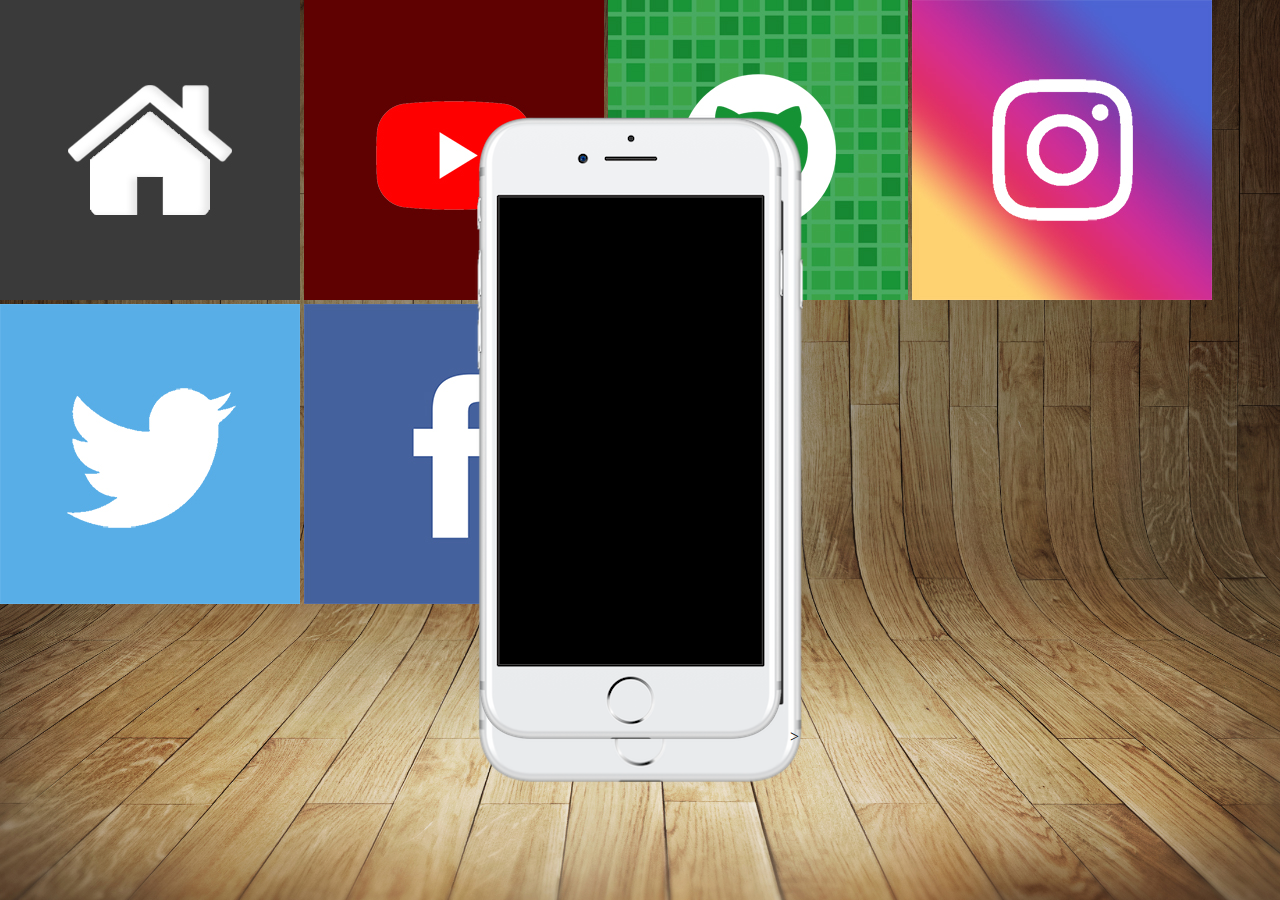
<file: index.html>
<!DOCTYPE html>
<html lang="pt-br">
<head>
    <meta charset="UTF-8">
    <meta name="viewport" content="width=device-width, initial-scale=1.0">
    <title>Projeto Redes Sociais</title>
    <link rel="shortcut icon" href="favicon.ico" type="image/x-icon">
    <link rel="stylesheet" href="style.css">
</head>
<body>
    
        <div class="sidebar">
            <a href="index.html"><img src="imagens/logo-home.jpg" alt="home" class="icons"></a>
            <a href=""><img src="imagens/logo-youtube.jpg" alt="logo-youtube" class="icons"></a>
            <a href=""><img src="imagens/logo-github.jpg" alt="logo-github" class="icons"></a>
            <a href=""><img src="imagens/logo-instagram.jpg" alt="logo-instagram" class="icons"></a>
            <a href=""><img src="imagens/logo-twitter.jpg" alt="logo-twitter" class="icons"></a>
            <a href=""><img src="imagens/logo-facebook.jpg" alt="logo-facebook" class="icons"></a>
        </div>

        <div class="iphone">
            <img src="imagens/frame-iphone.png" alt="">
            
                >
        </div>

</body>
</html>
</file>
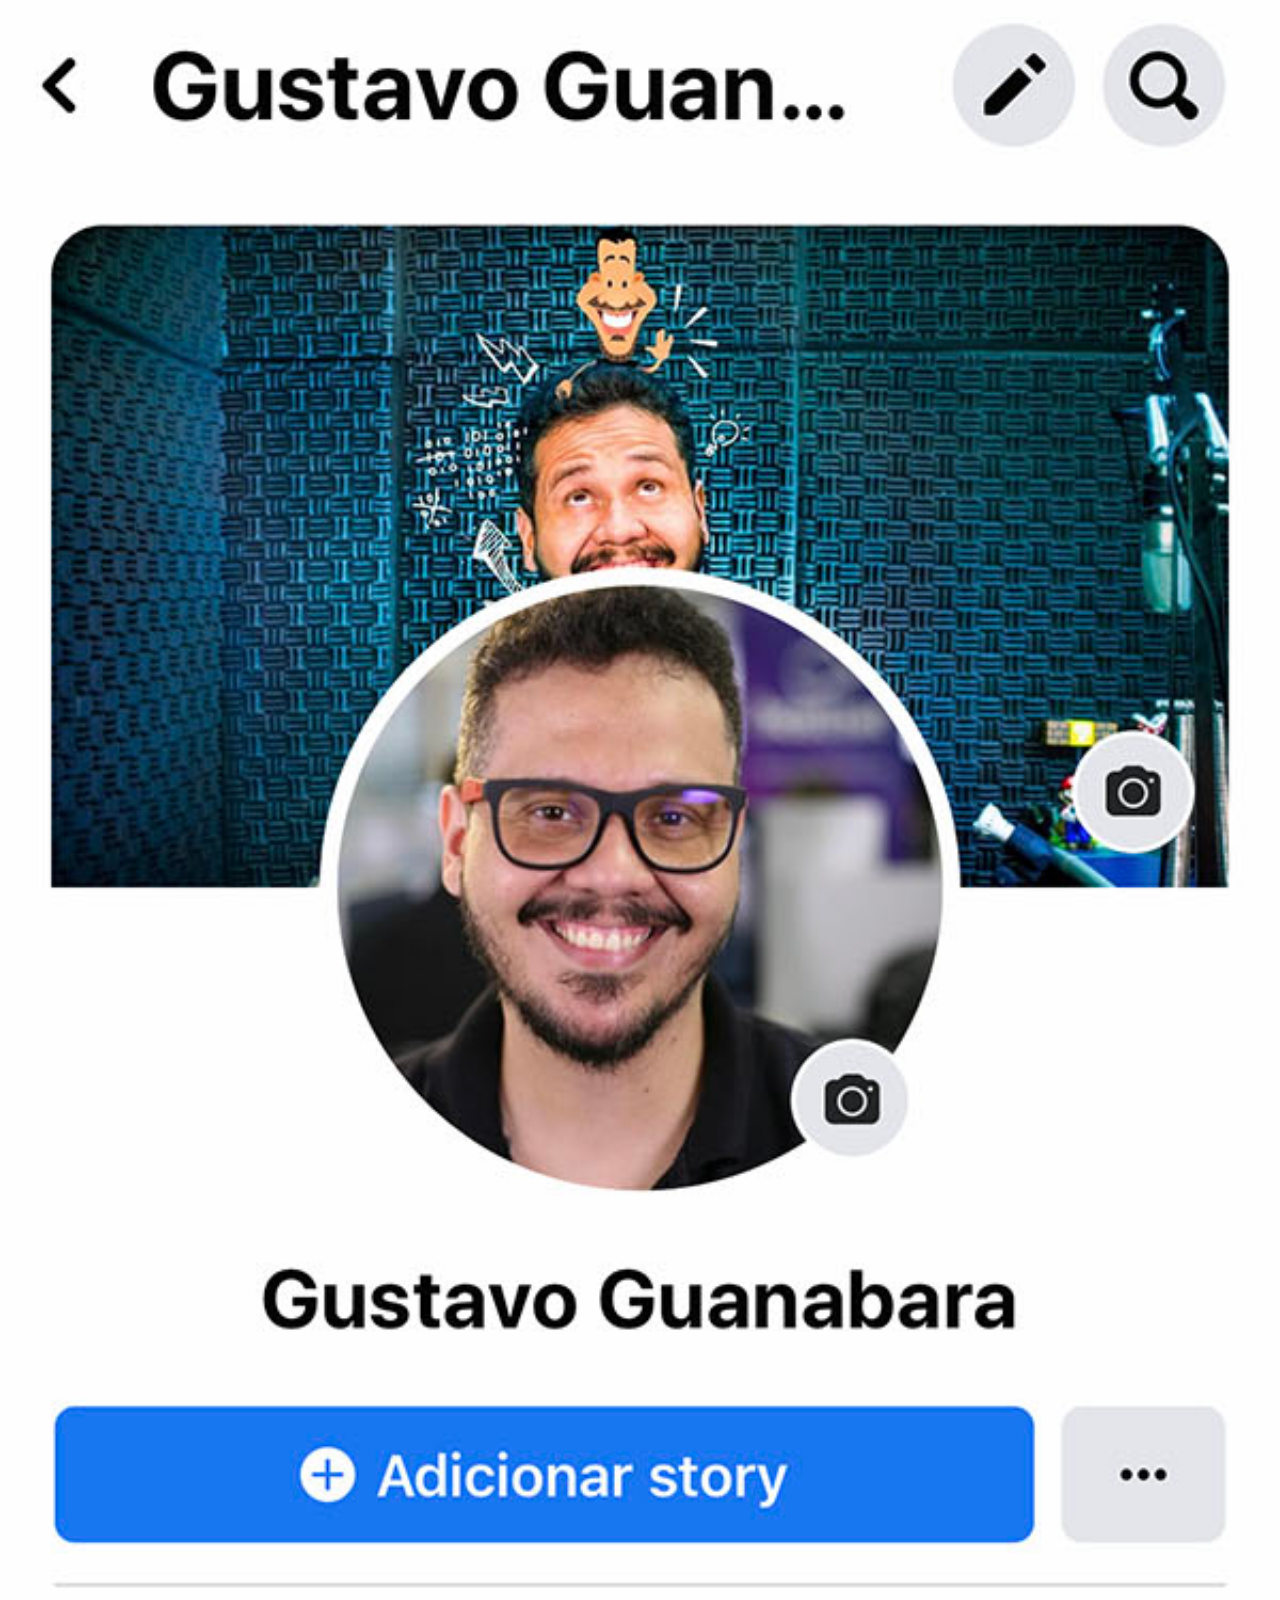
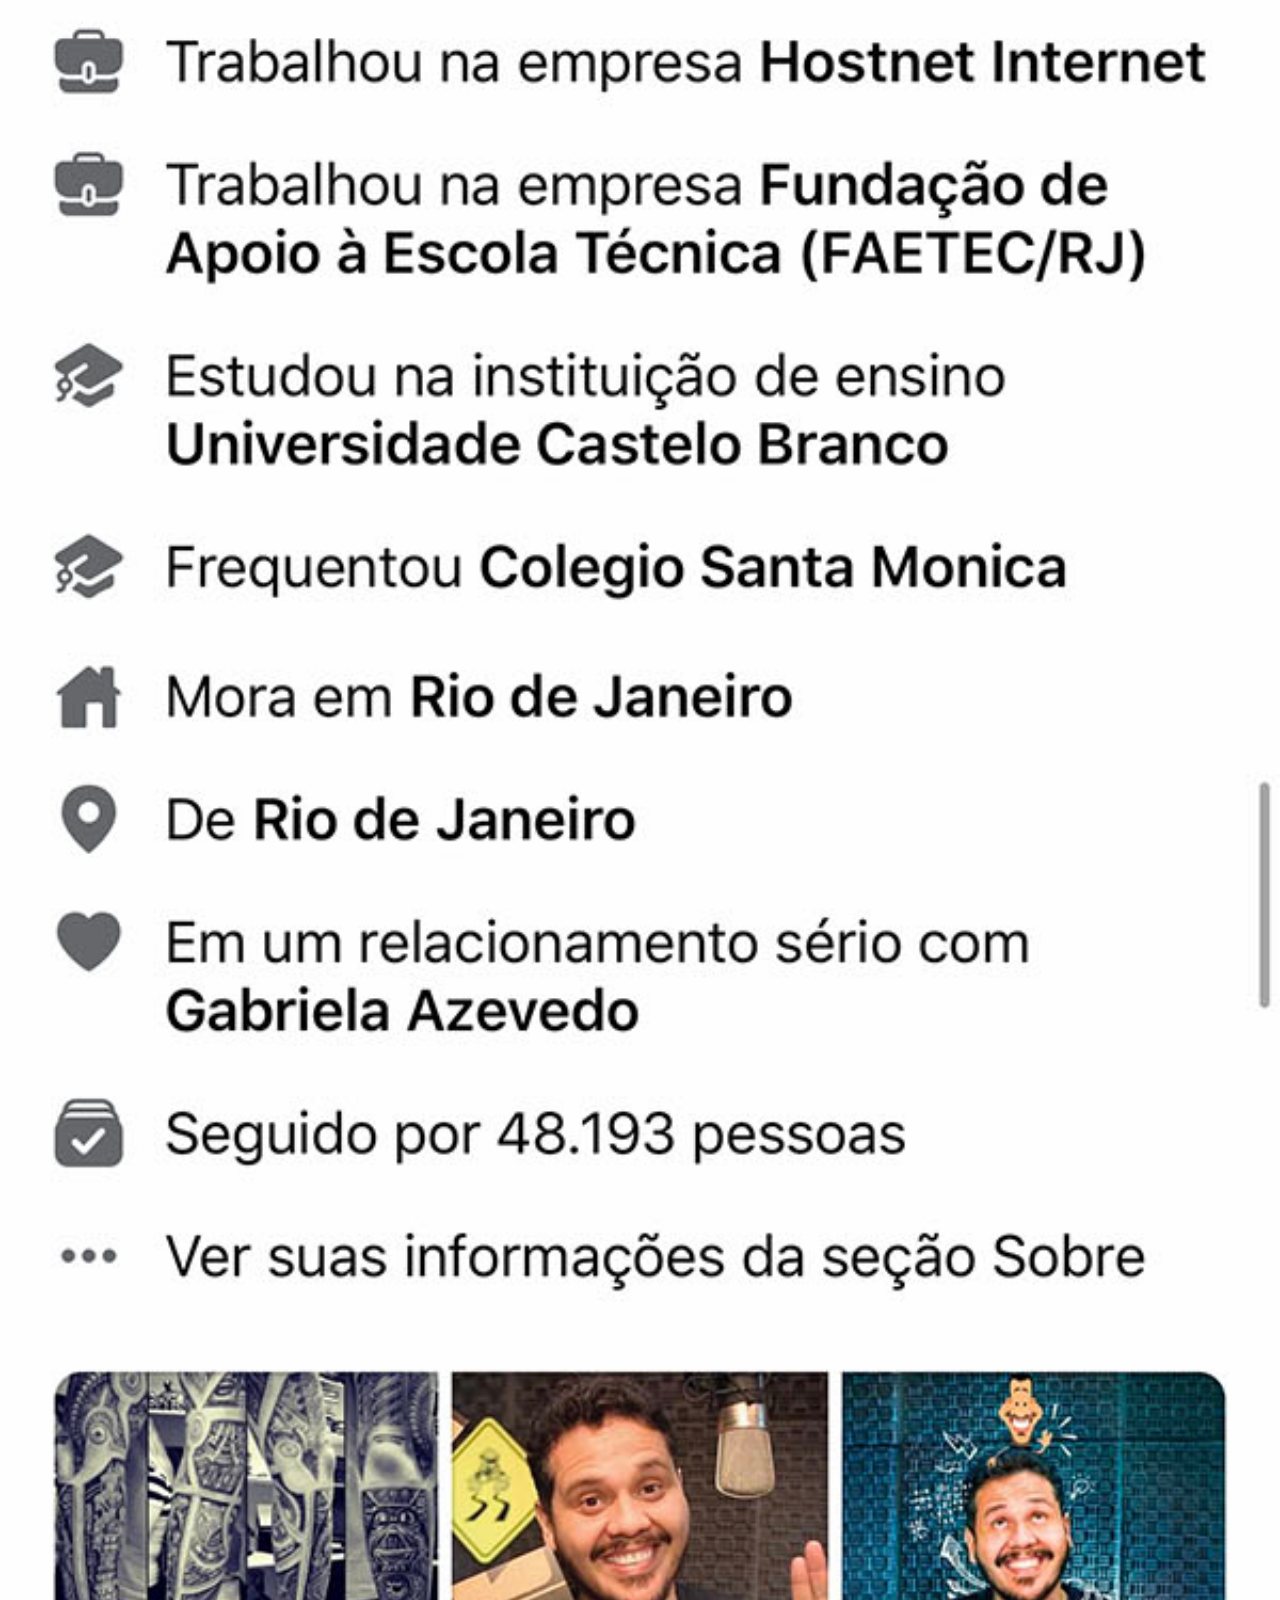
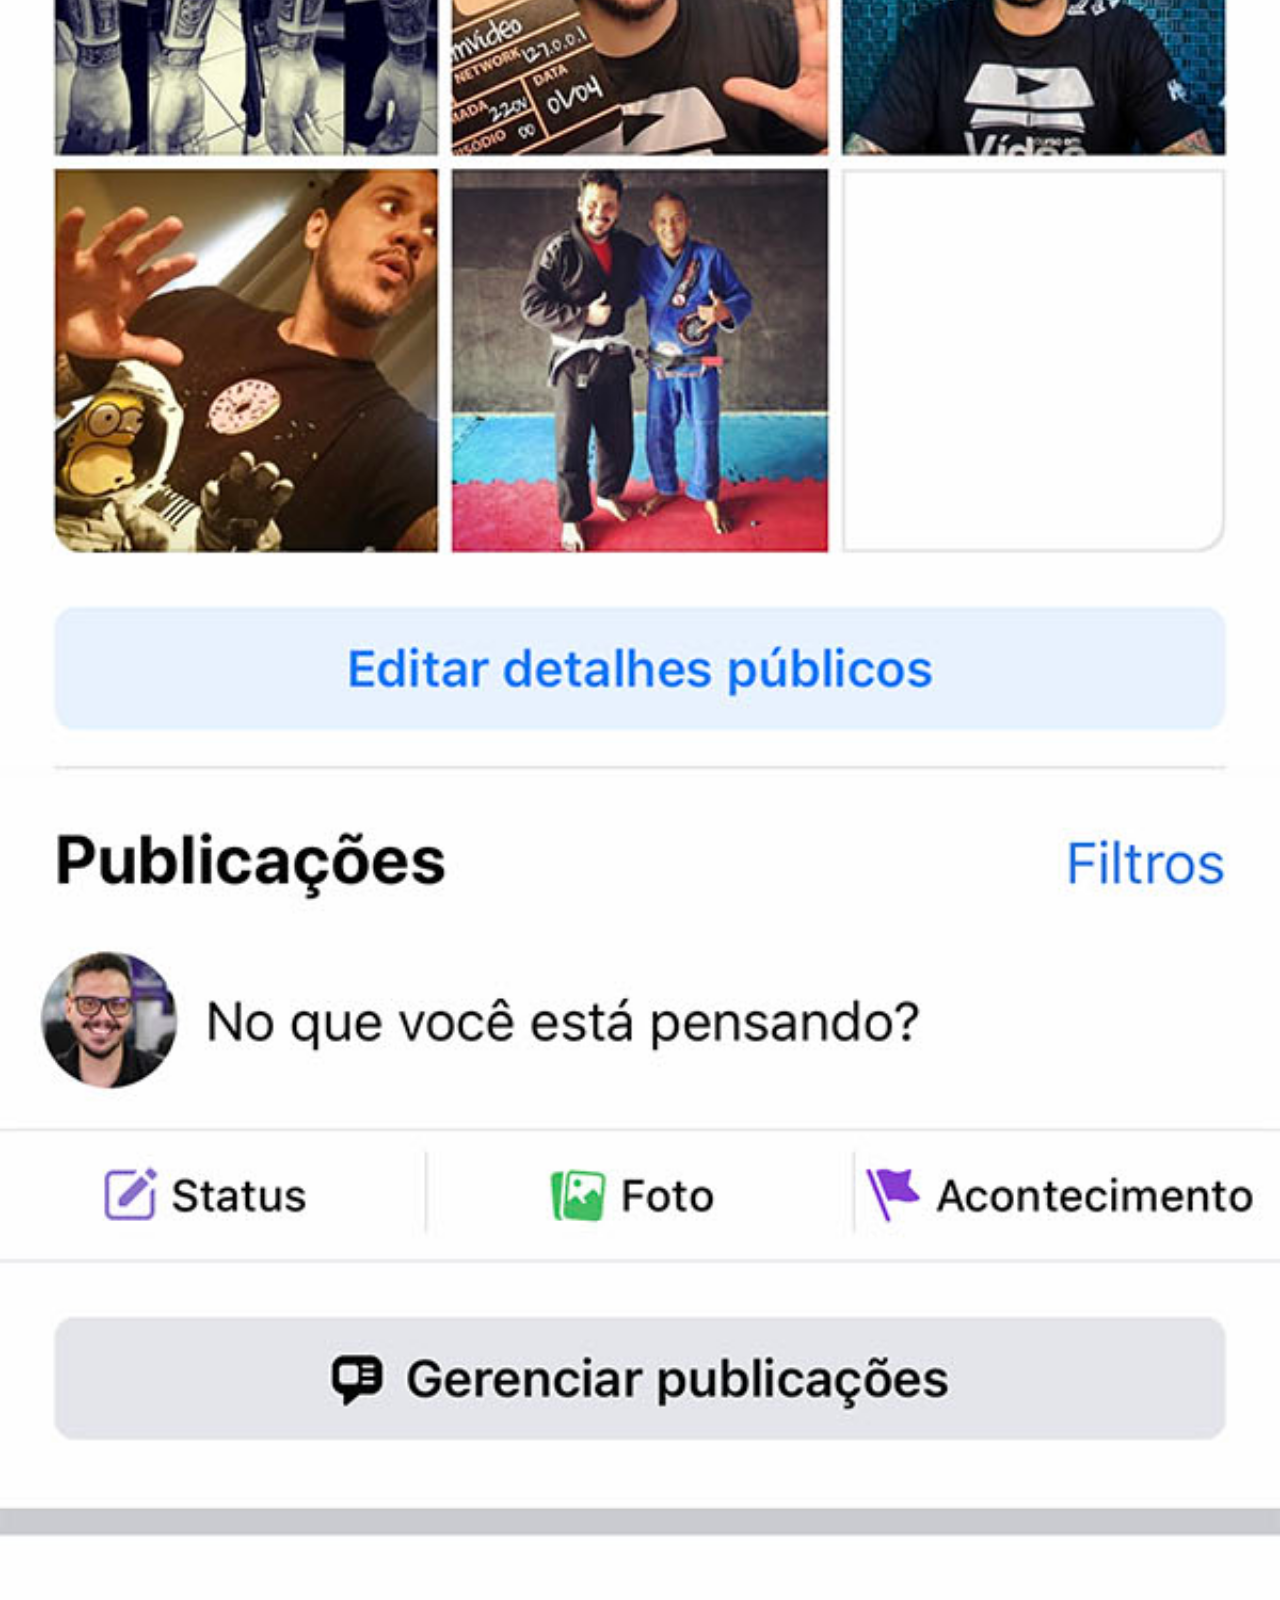
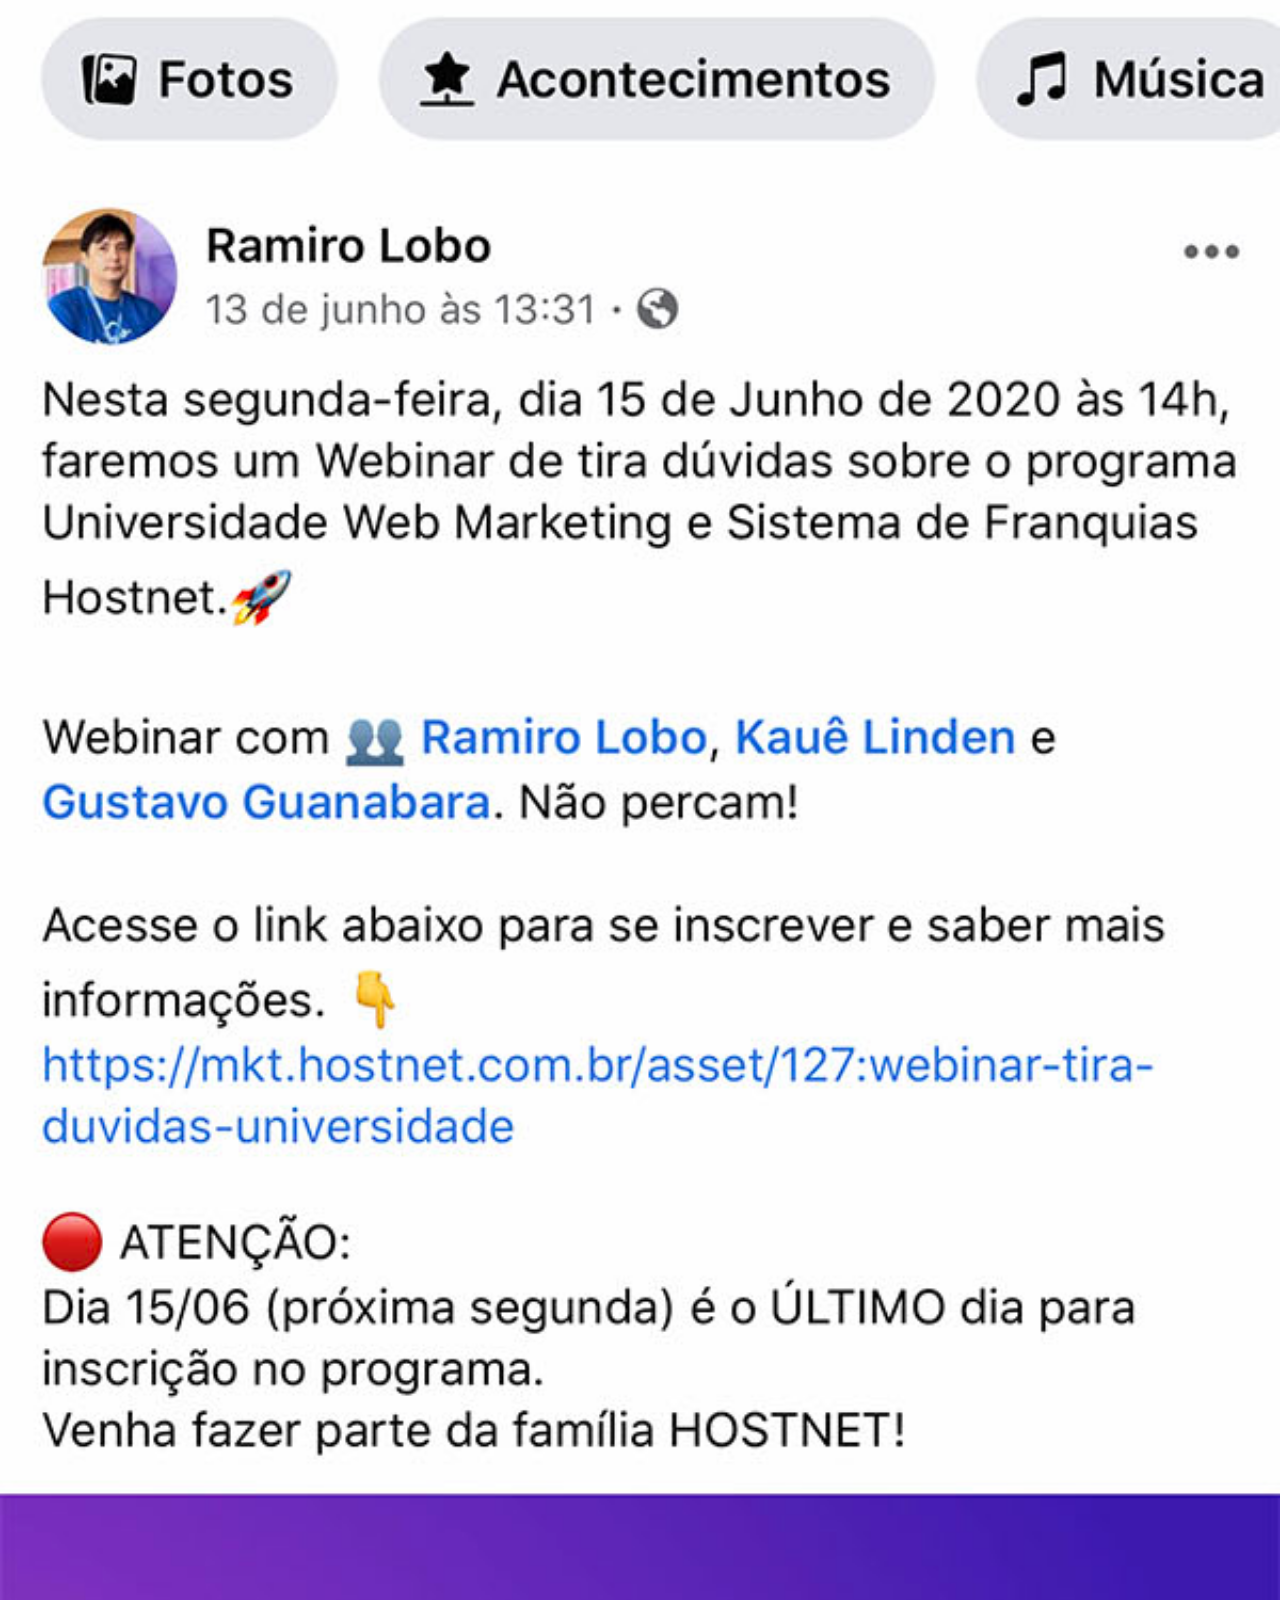
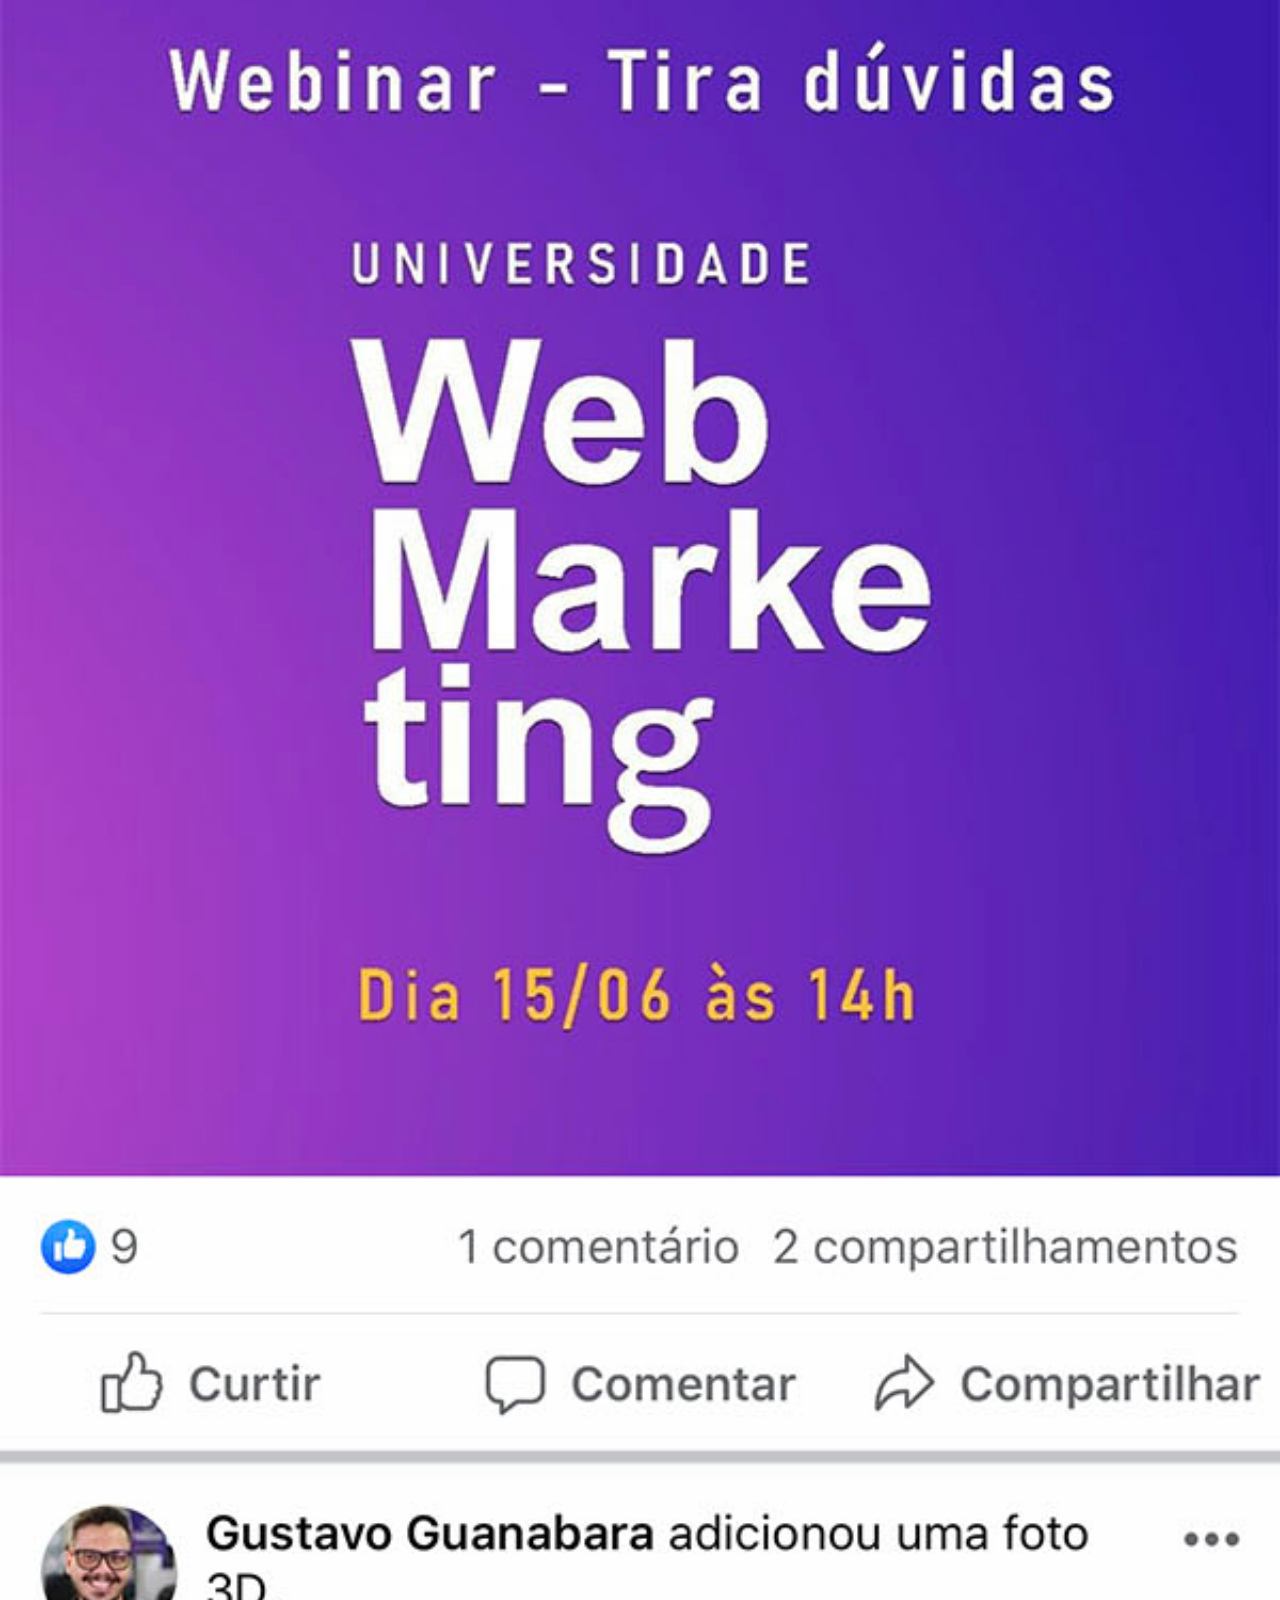
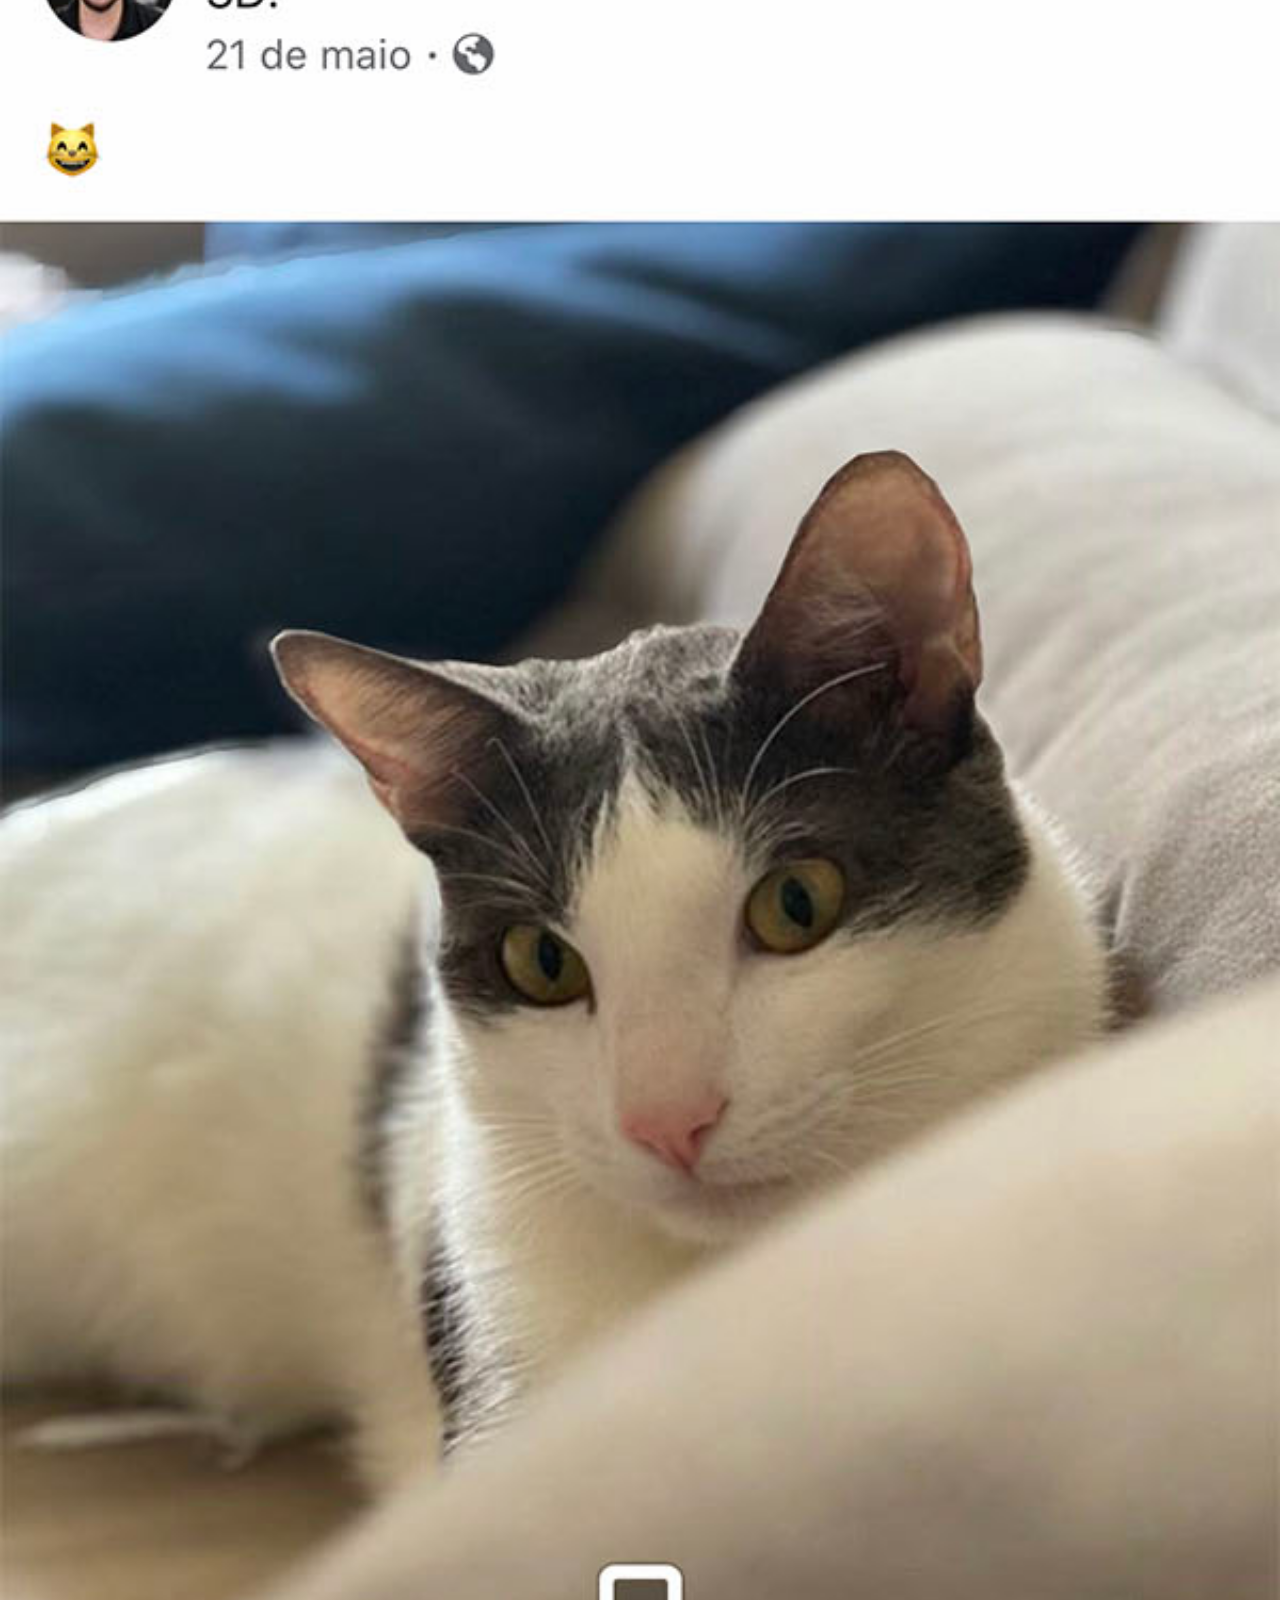
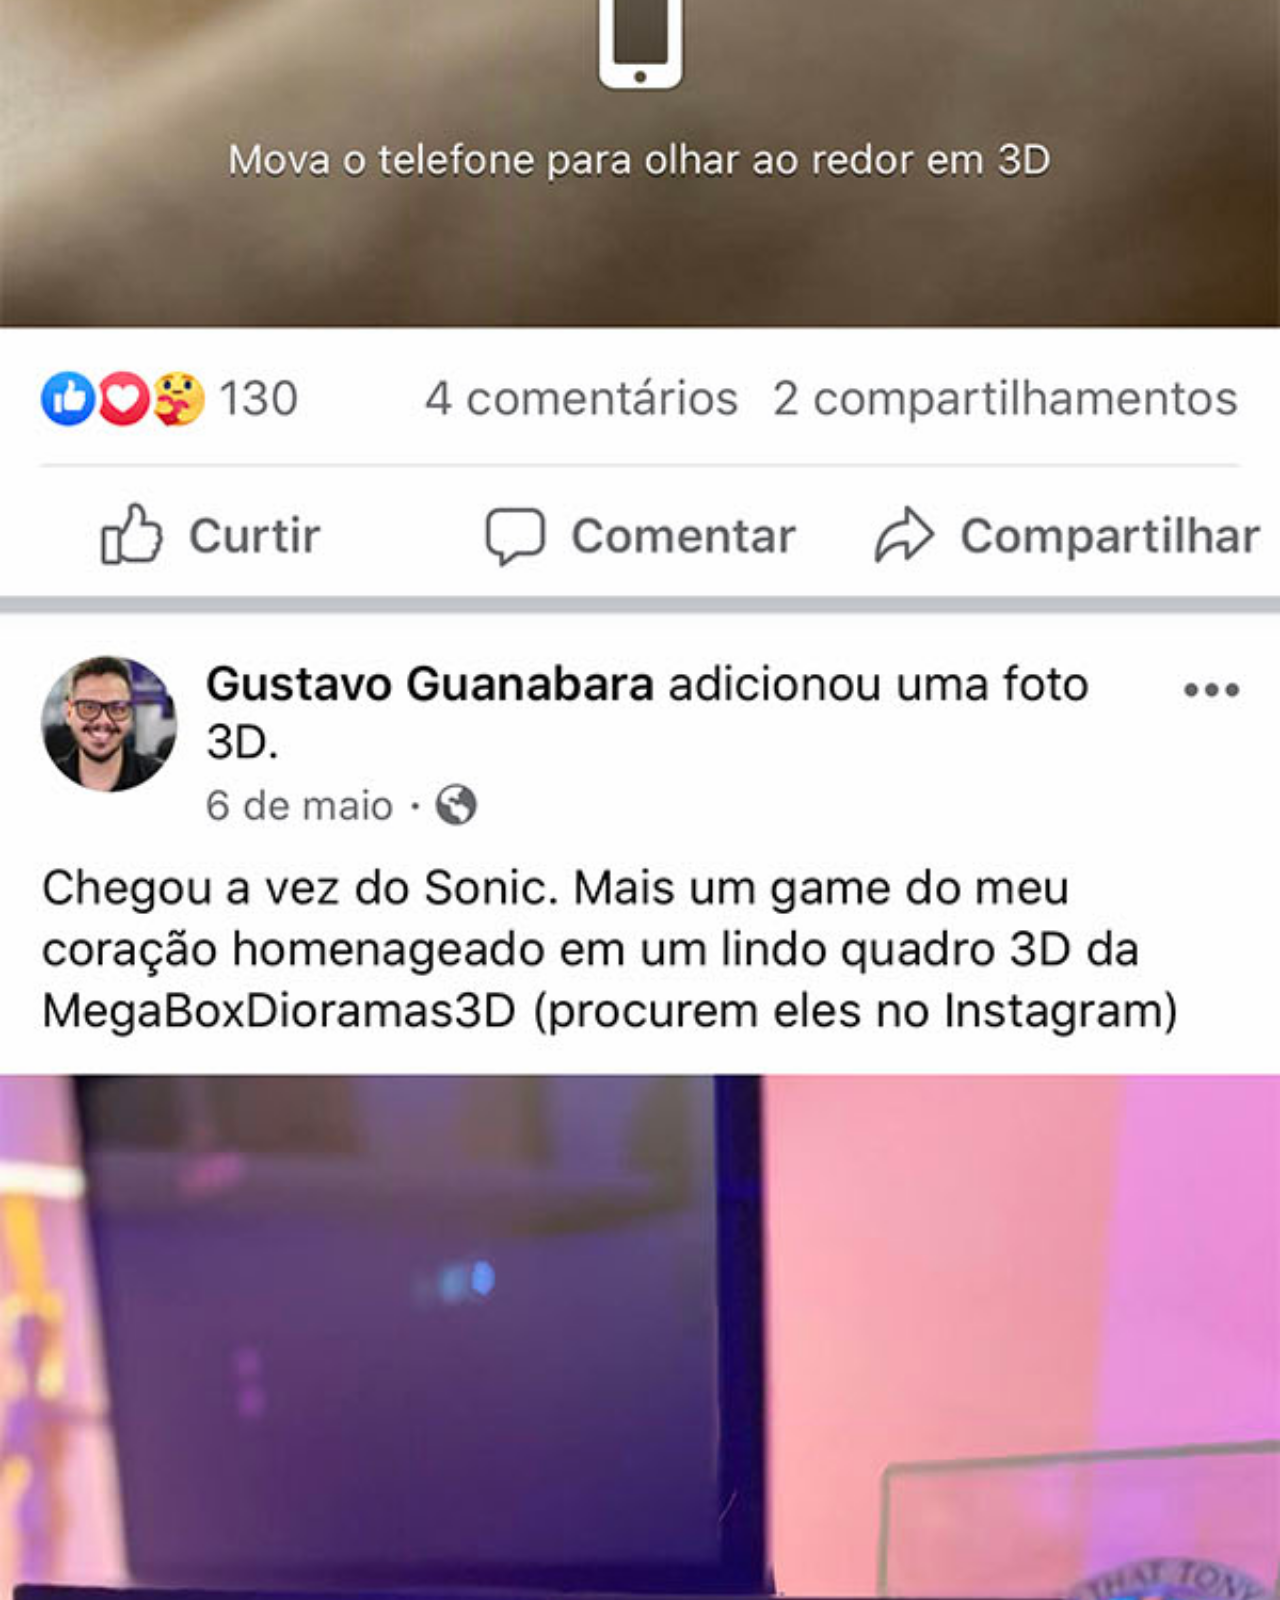
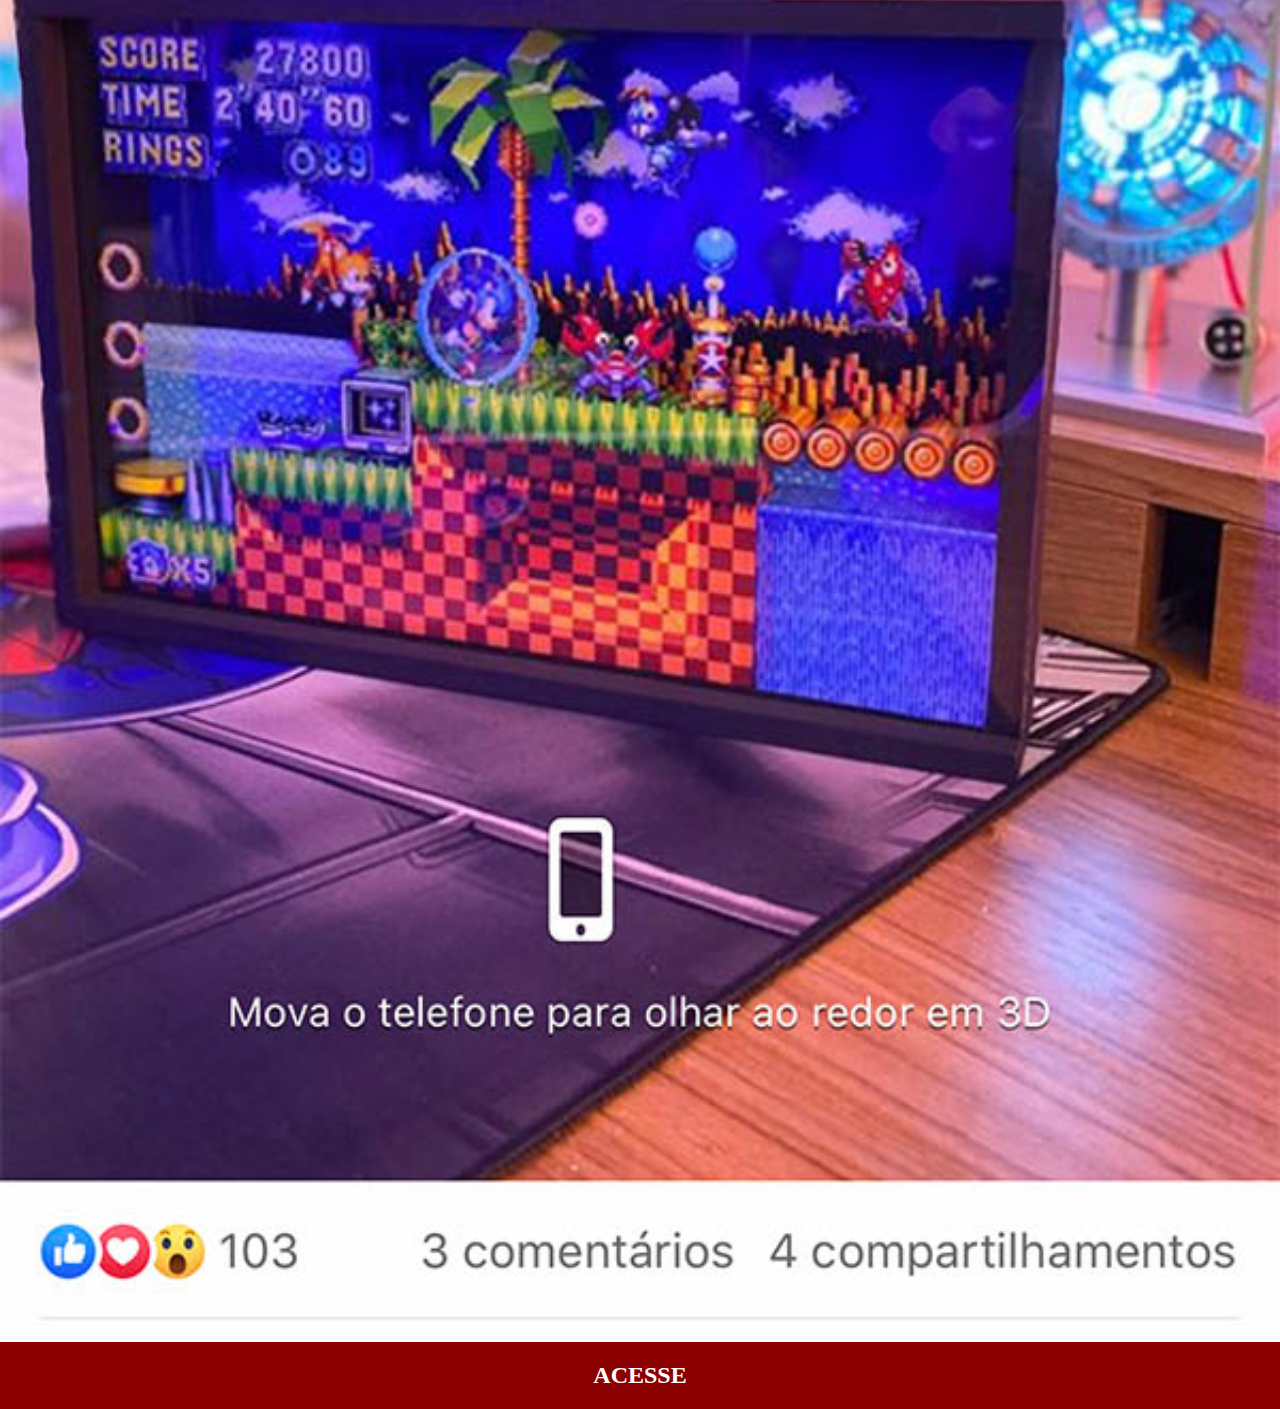
<file: facebook.html>
<!DOCTYPE html>
<html lang="en">
<head>
    <meta charset="UTF-8">
    <meta name="viewport" content="width=device-width, initial-scale=1.0">
    <title>facebook</title>
    <style>
        *{
            margin: 0;
            padding: 0;
        }

        img{
            width: 100vw;
    

        }

        a{
            display: block;
            text-decoration: none;
            background: darkred;
            color: white;
            text-align: center;
            
            padding: 20px;
            font-weight: bolder;
            font-size: 1.5em;
            

        }
        a:hover{
            background: red;
        }

        ::-webkit-scrollbar{
            width: 0px;
            height: 0px;
        }
    </style>
</head>
<body>
    <img src="imagens/tela-facebook.jpg" alt="facebook">
    <a href="https://www.facebook.com" target="_blank">ACESSE</a>
</body>
</html>
</file>
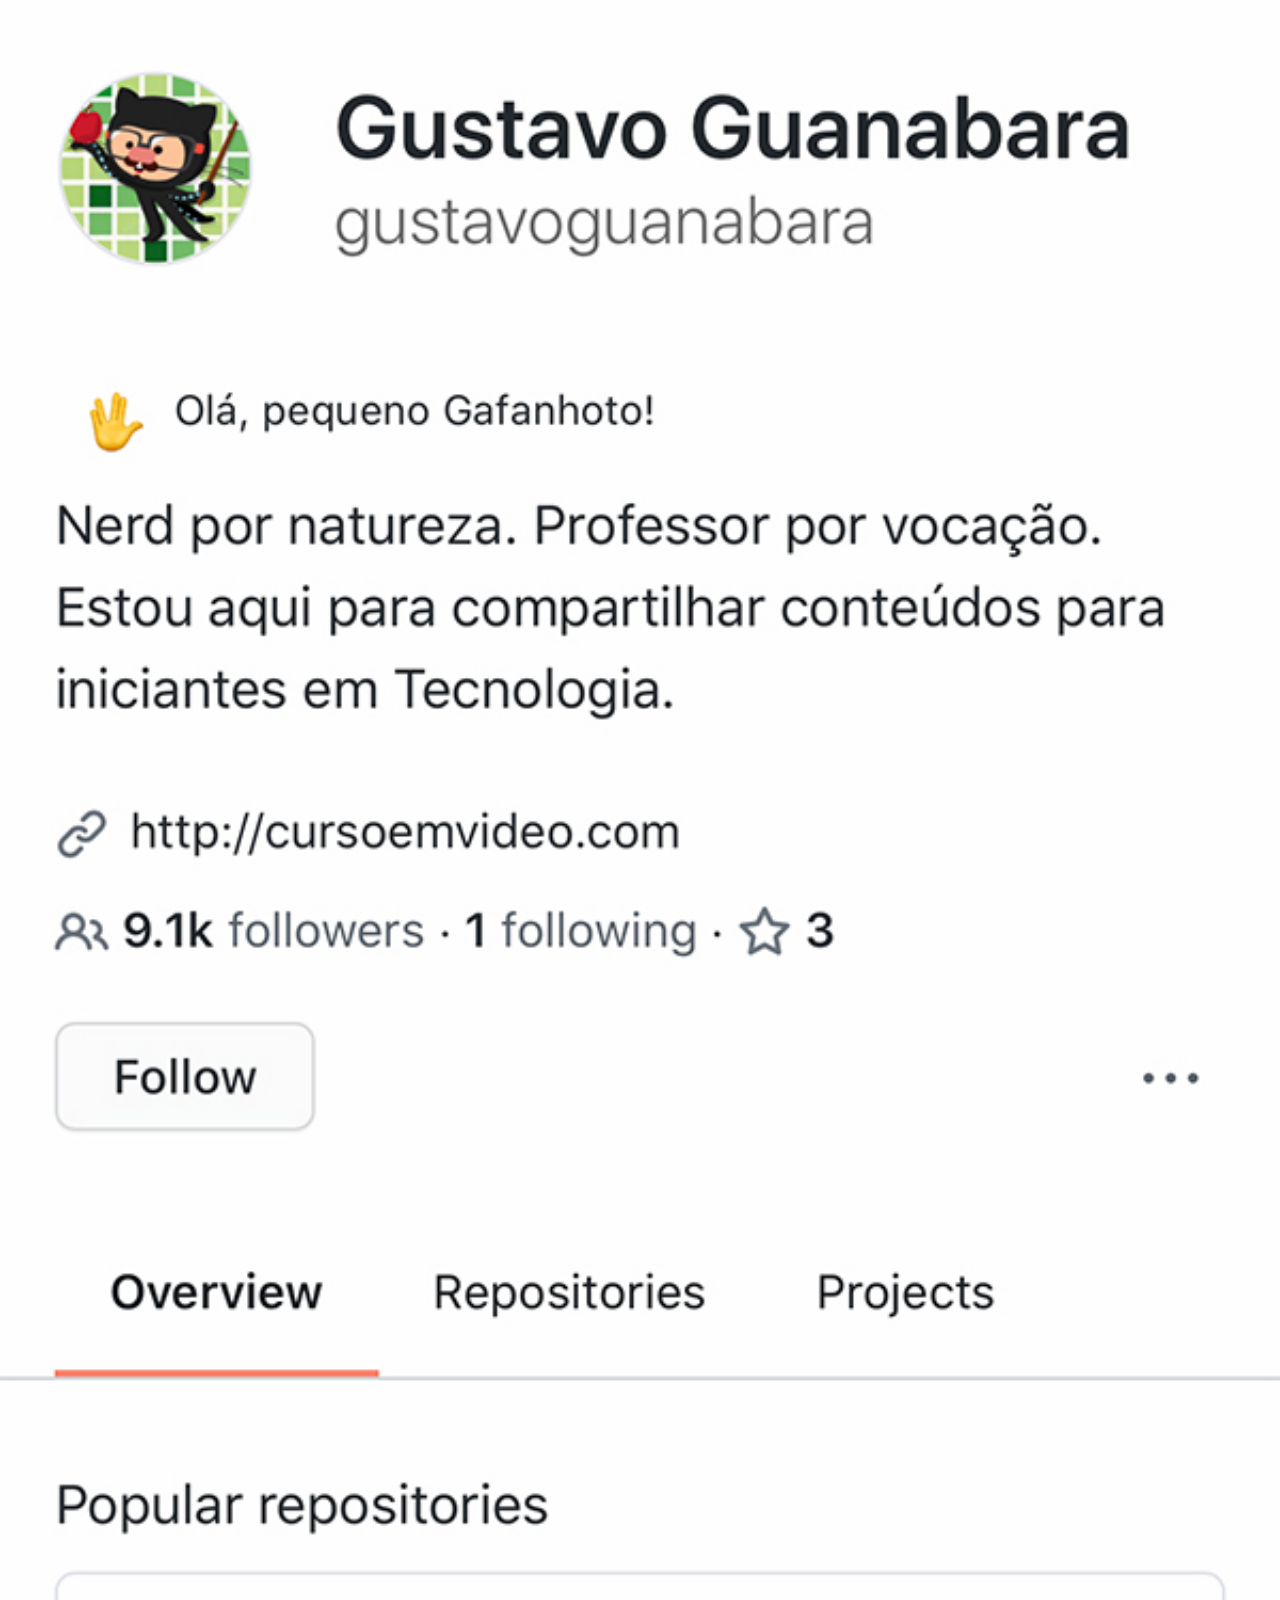
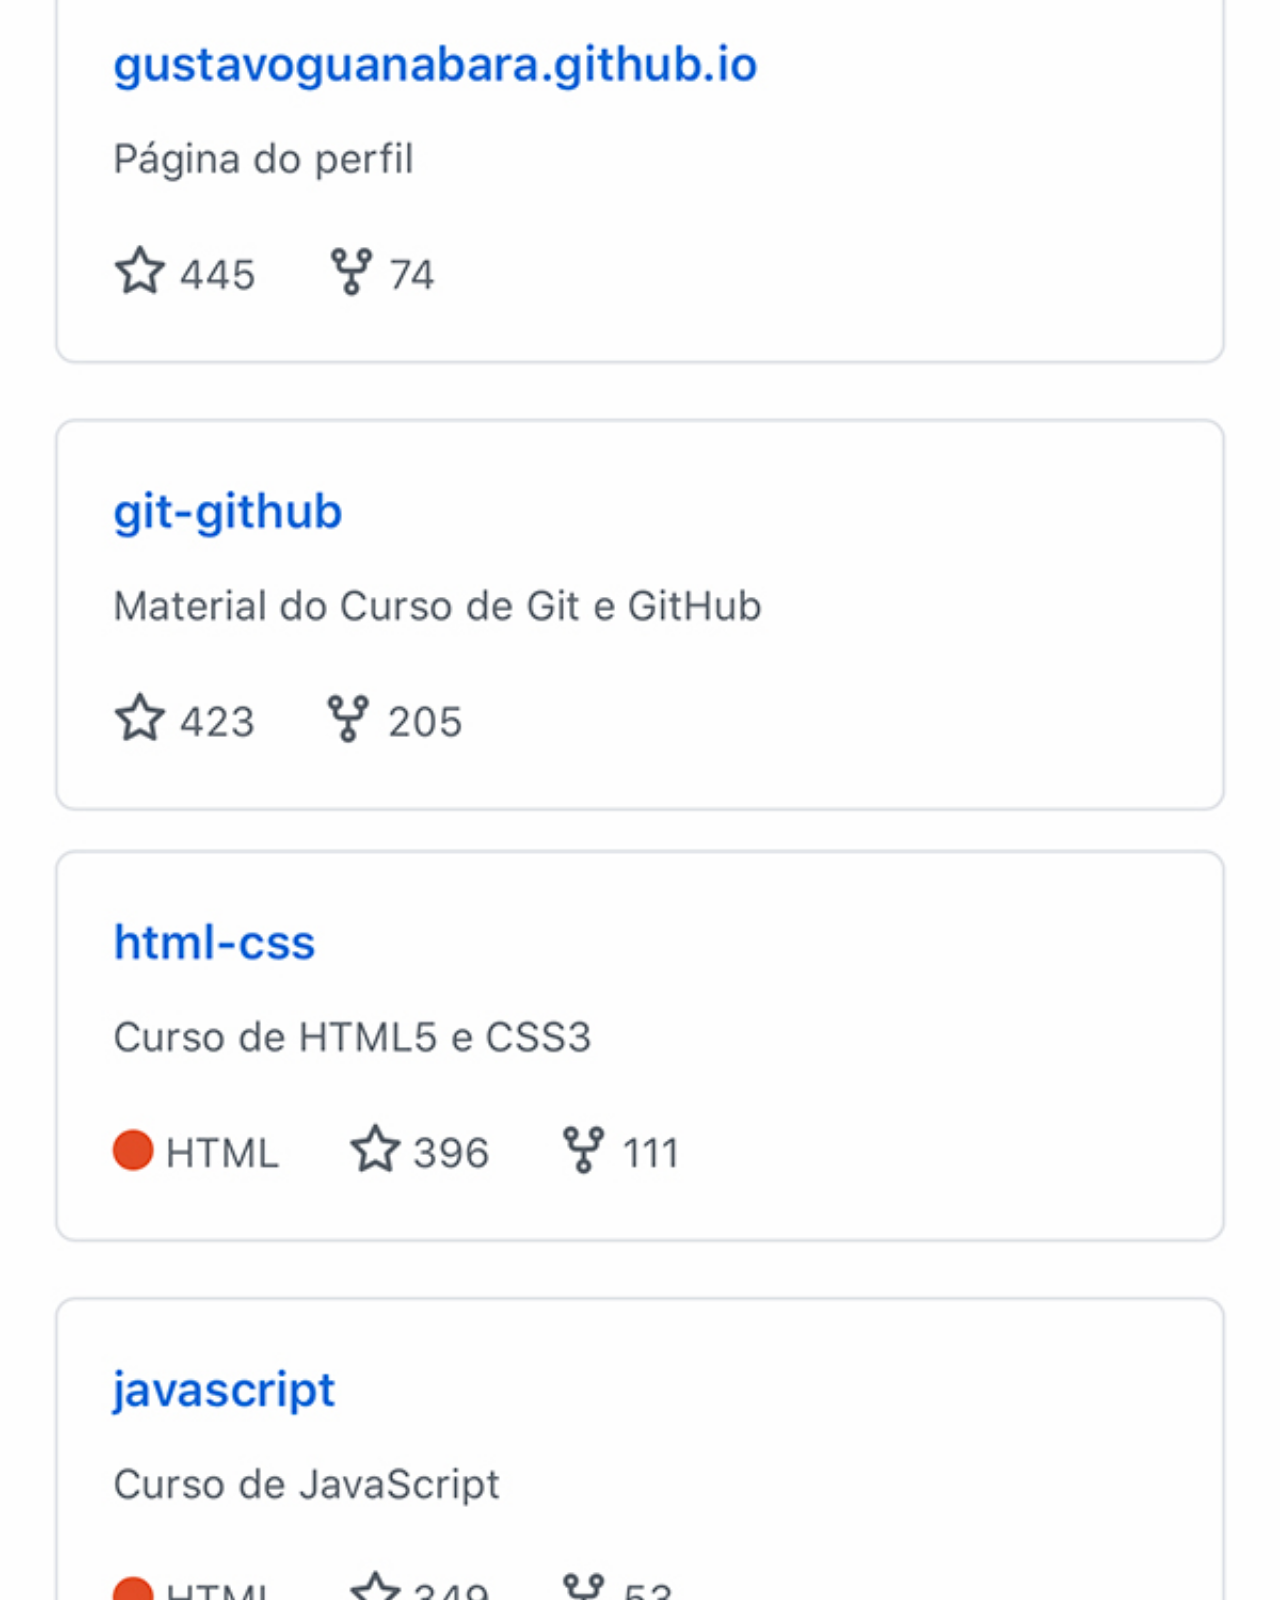
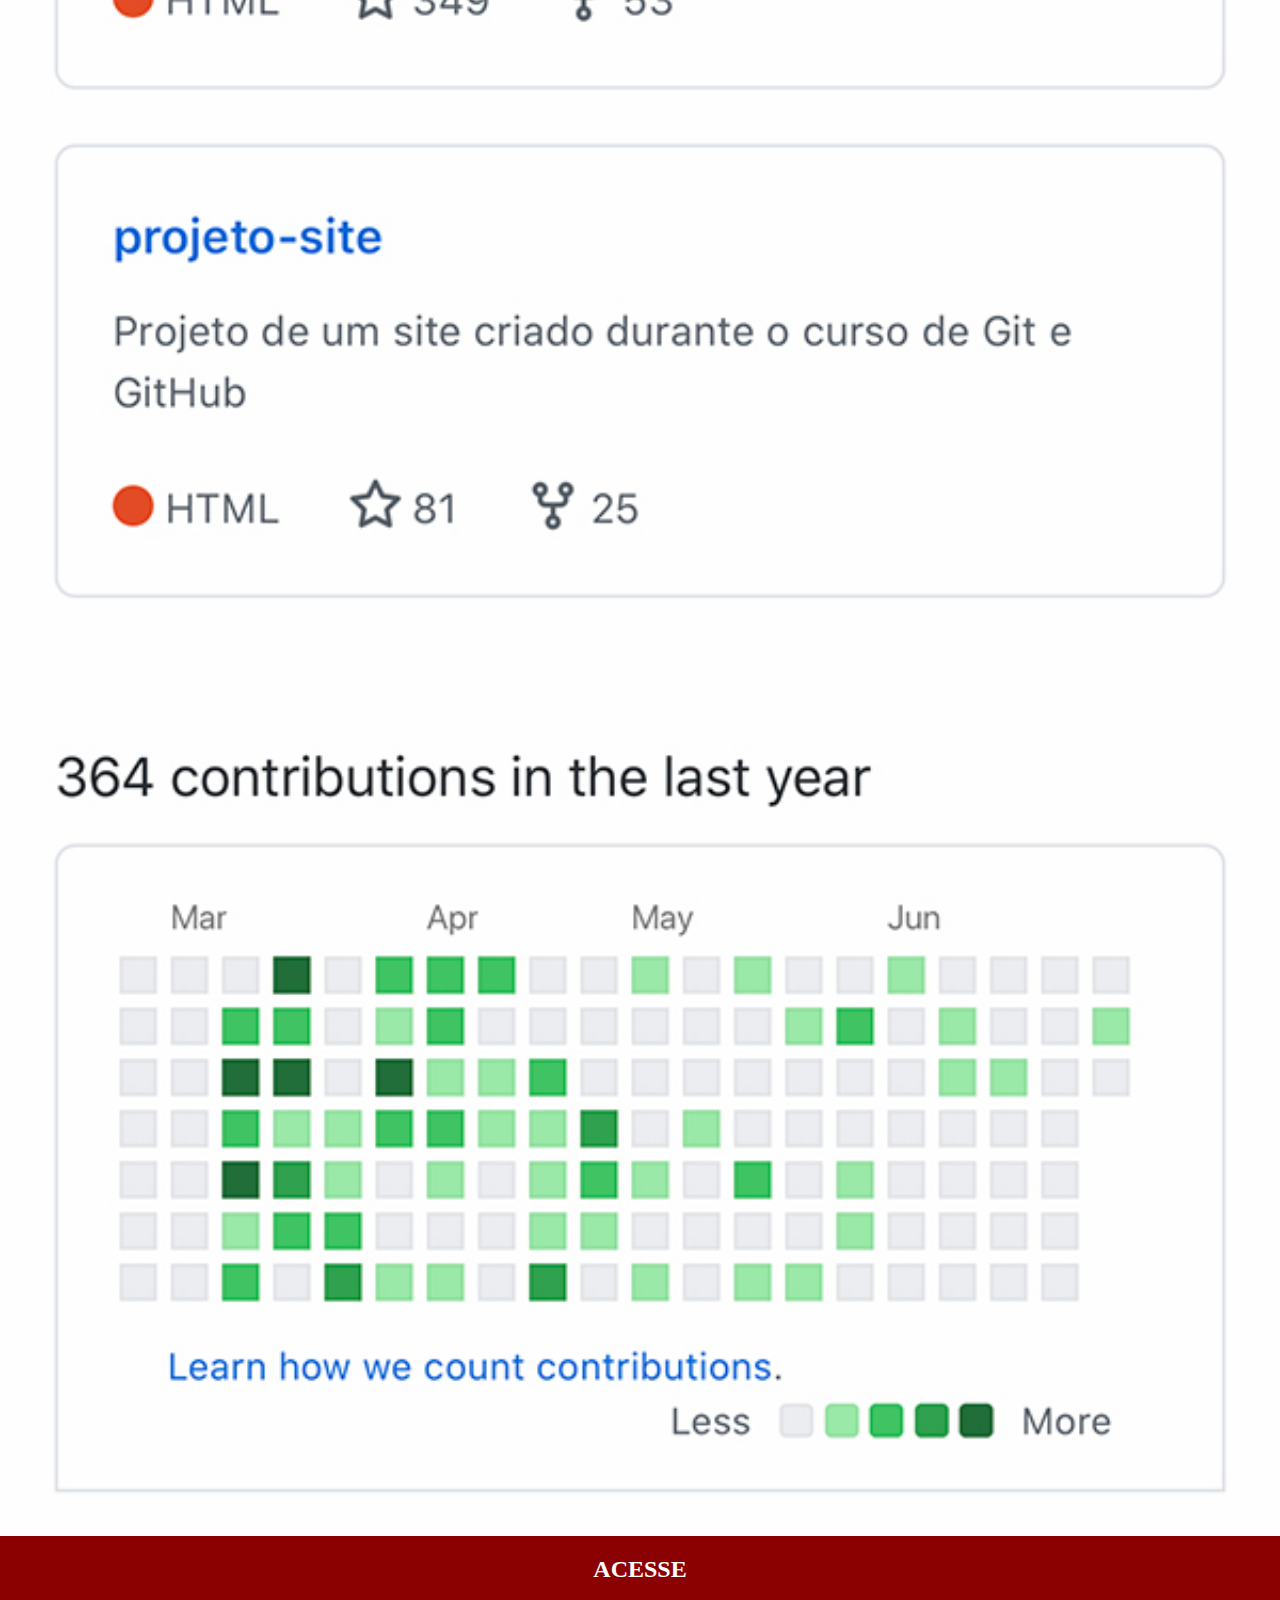
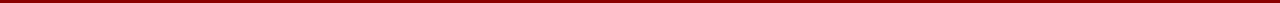
<file: github.html>
<!DOCTYPE html>
<html lang="en">
<head>
    <meta charset="UTF-8">
    <meta name="viewport" content="width=device-width, initial-scale=1.0">
    <title>github</title>
    <style>
        *{
            margin: 0;
            padding: 0;
        }

        img{
            width: 100vw;
    

        }

        a{
            display: block;
            text-decoration: none;
            background: darkred;
            color: white;
            text-align: center;
            
            padding: 20px;
            font-weight: bolder;
            font-size: 1.5em;
            

        }
        a:hover{
            background: red;
        }

        ::-webkit-scrollbar{
            width: 0px;
            height: 0px;
        }
    </style>
</head>
<body>
    <img src="imagens/tela-github.jpg" alt="github">
    <a href="https://www.github.com" target="_blank">ACESSE</a>
</body>
</html>
</file>
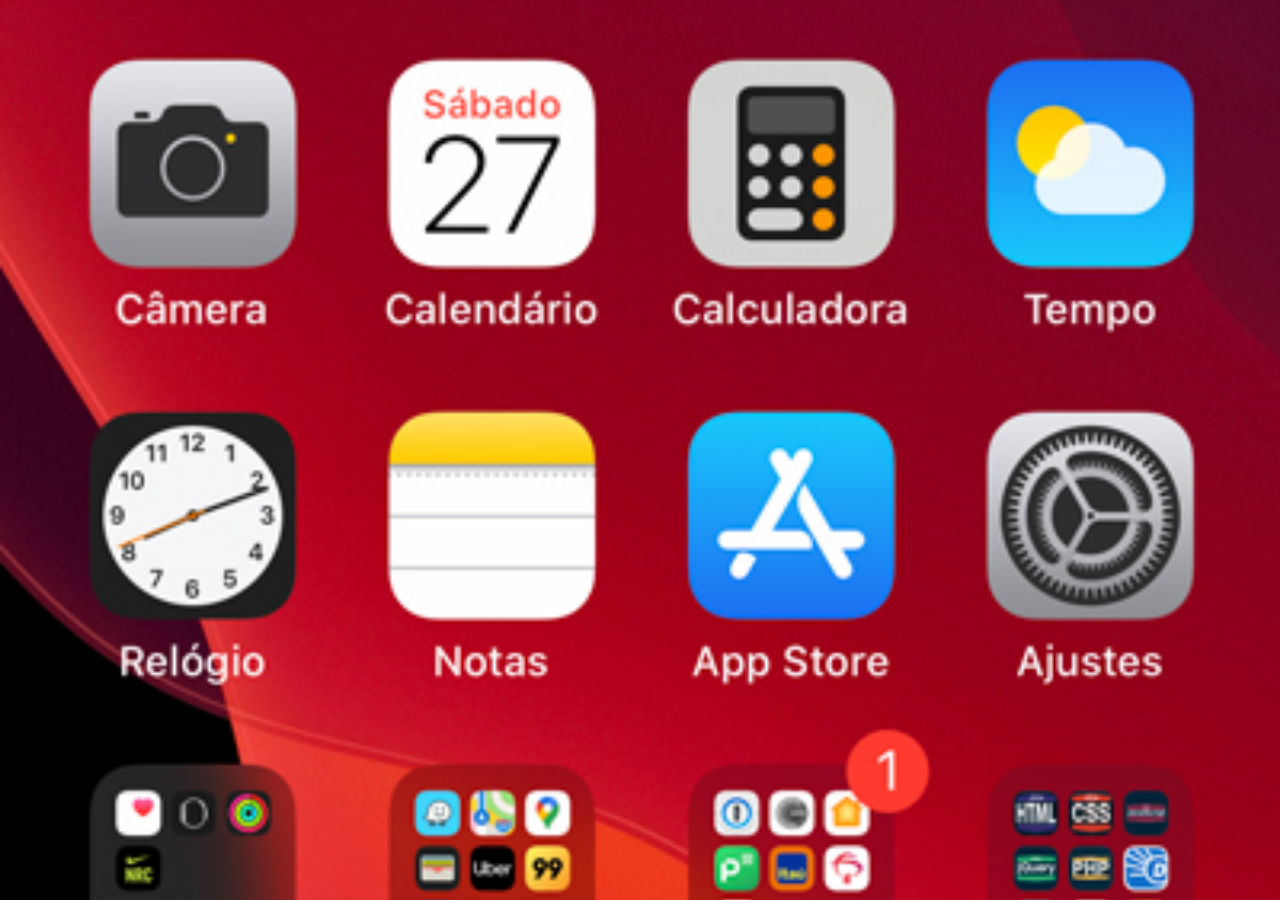
<file: home.html>
<!DOCTYPE html>
<html lang="pt-br">
<head>
    <meta charset="UTF-8">
    <meta name="viewport" content="width=device-width, initial-scale=1.0">
    <title>home</title>
    <link rel="shortcut icon" href="favicon.ico" type="image/x-icon">
    <style>
        *{
            margin: 0;
            padding: 0;
        }
        body{
            background: url(imagens/tela-home.jpg) no-repeat top center ;
            background-size: cover;
        }
    </style>
</head>
<body>
    
</body>
</html>
</file>
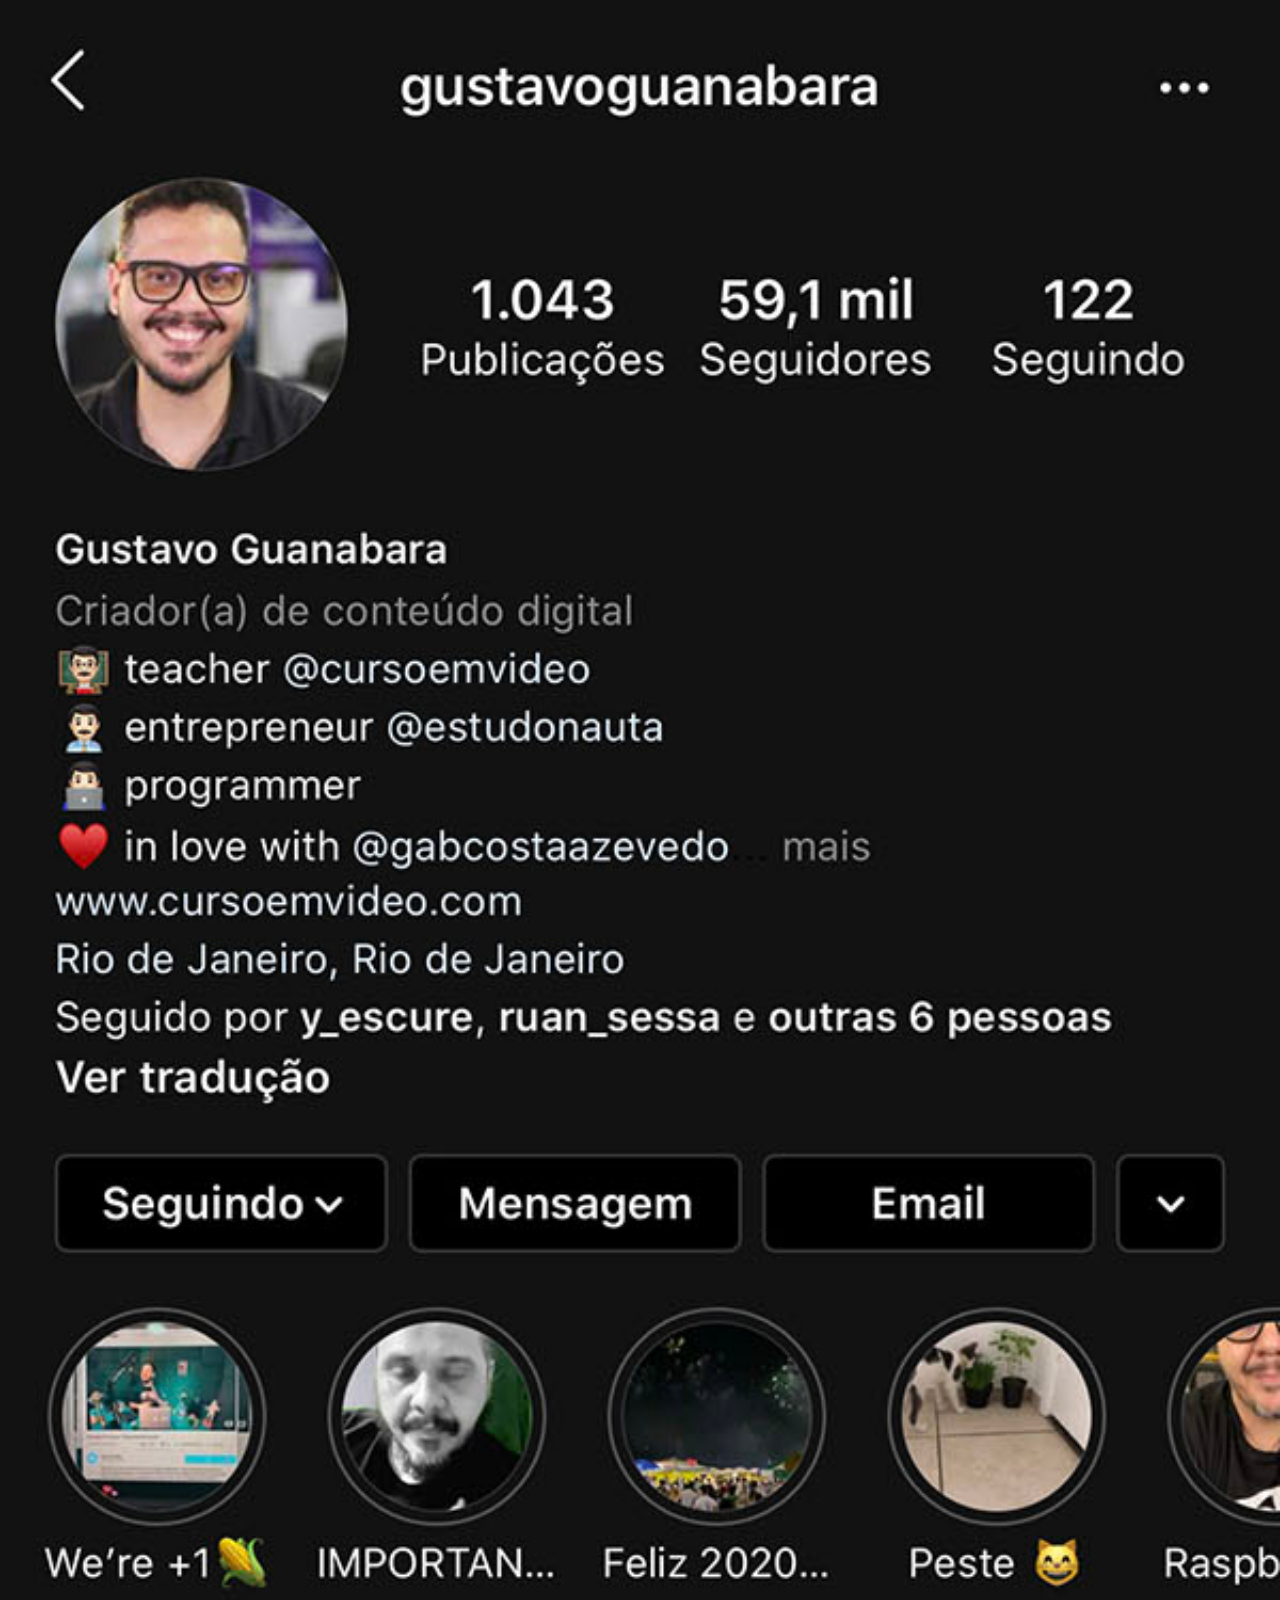
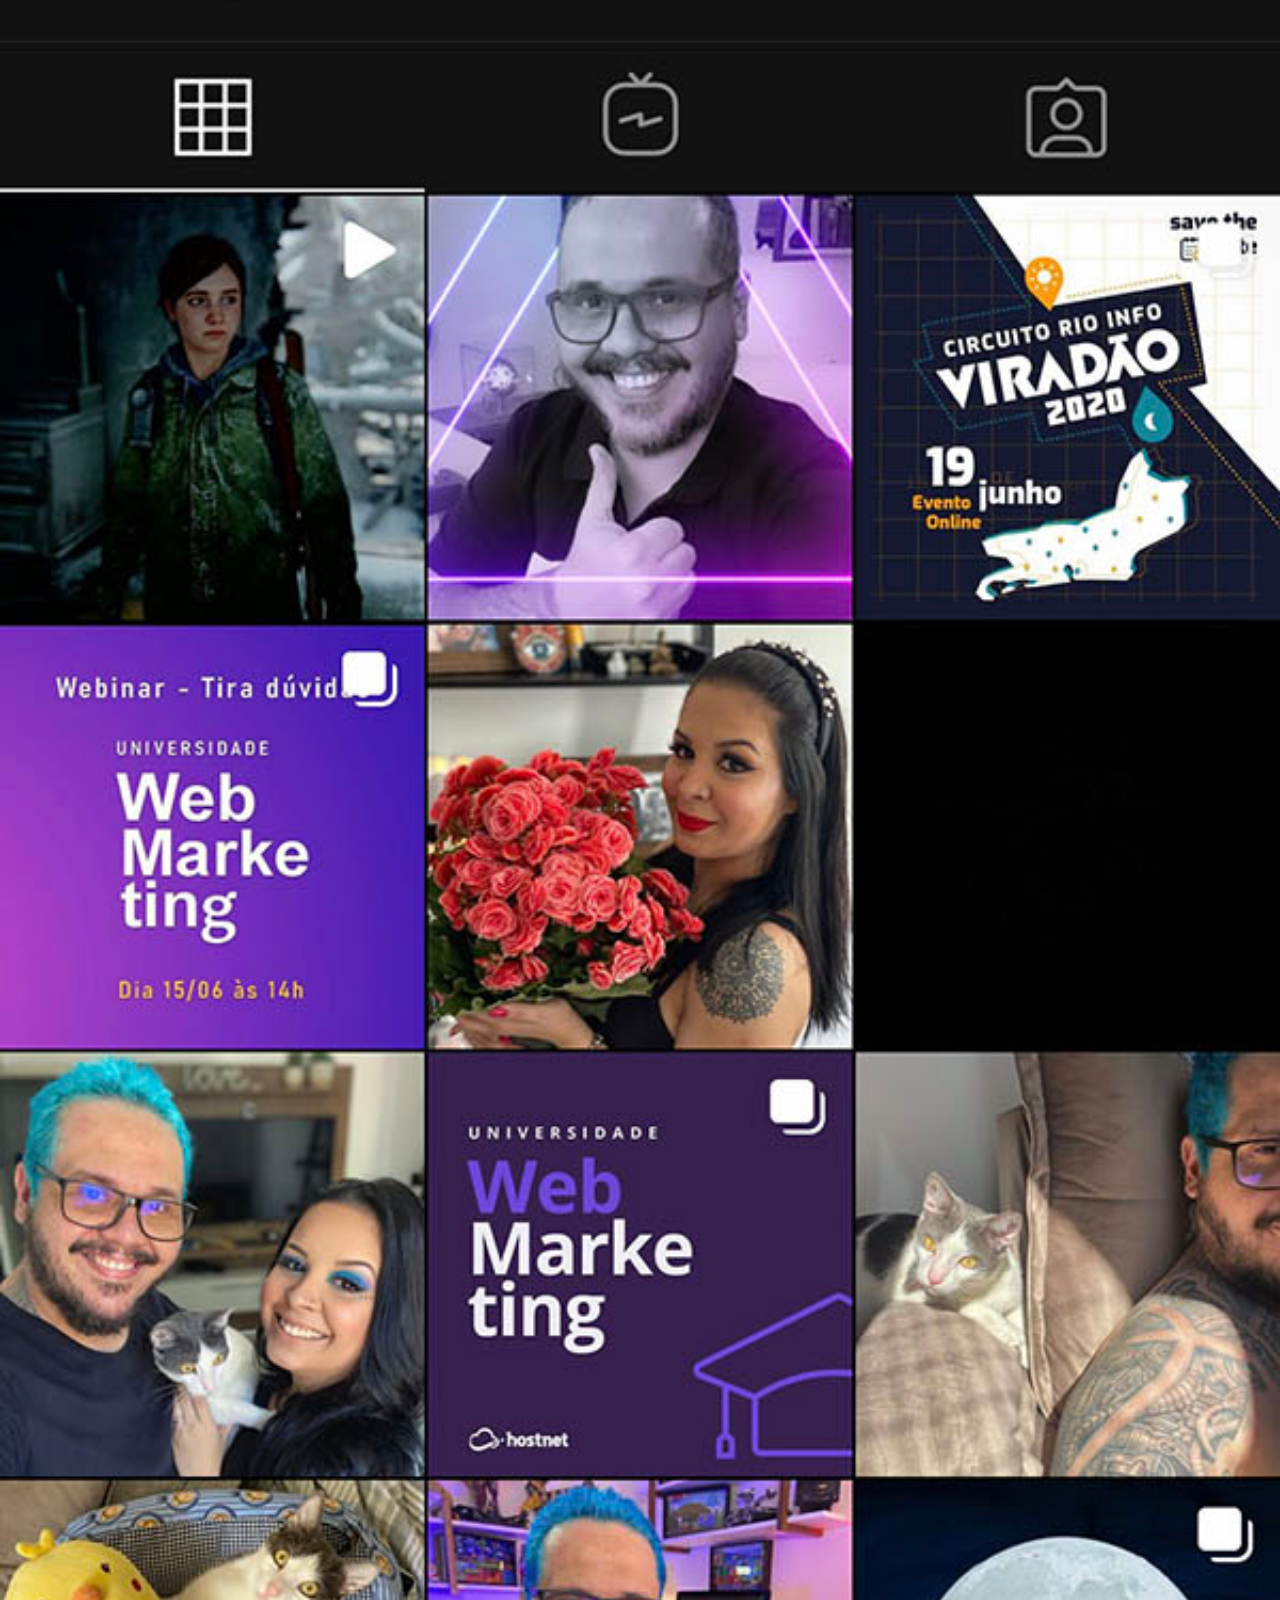
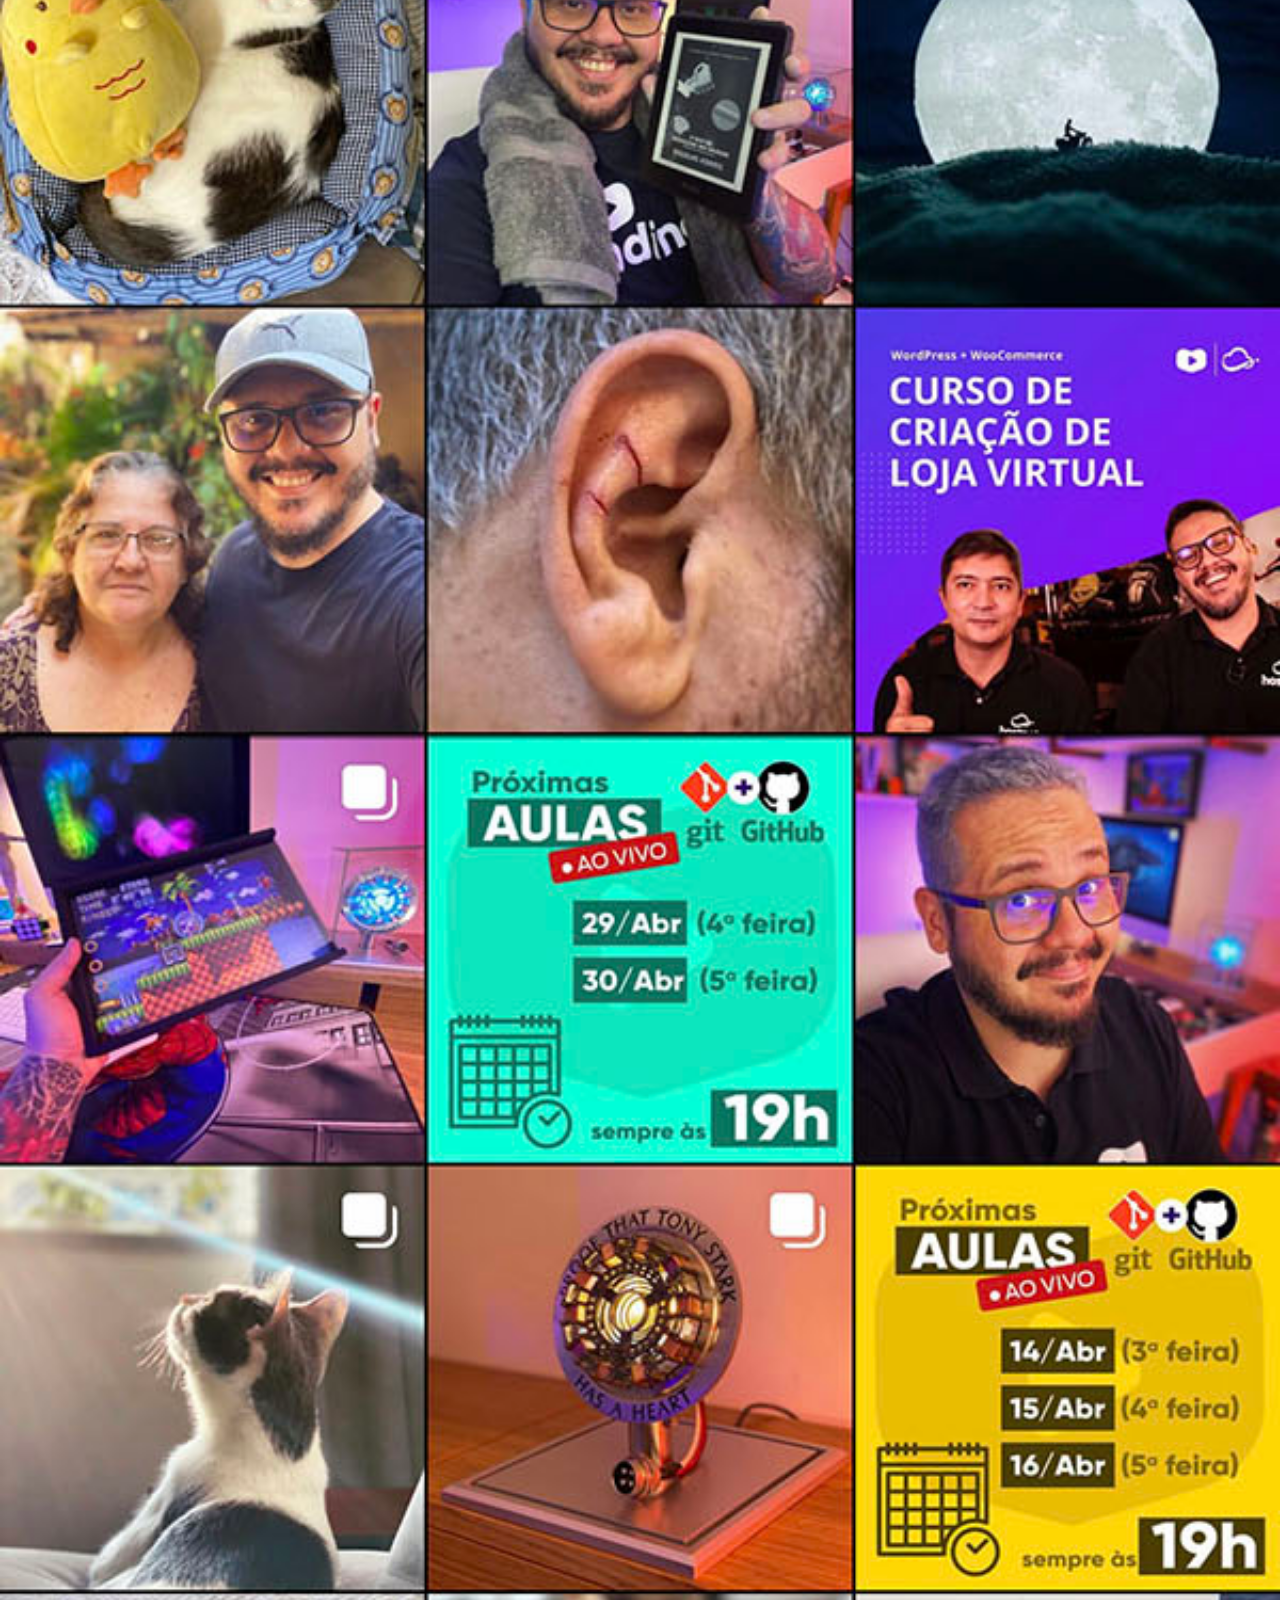
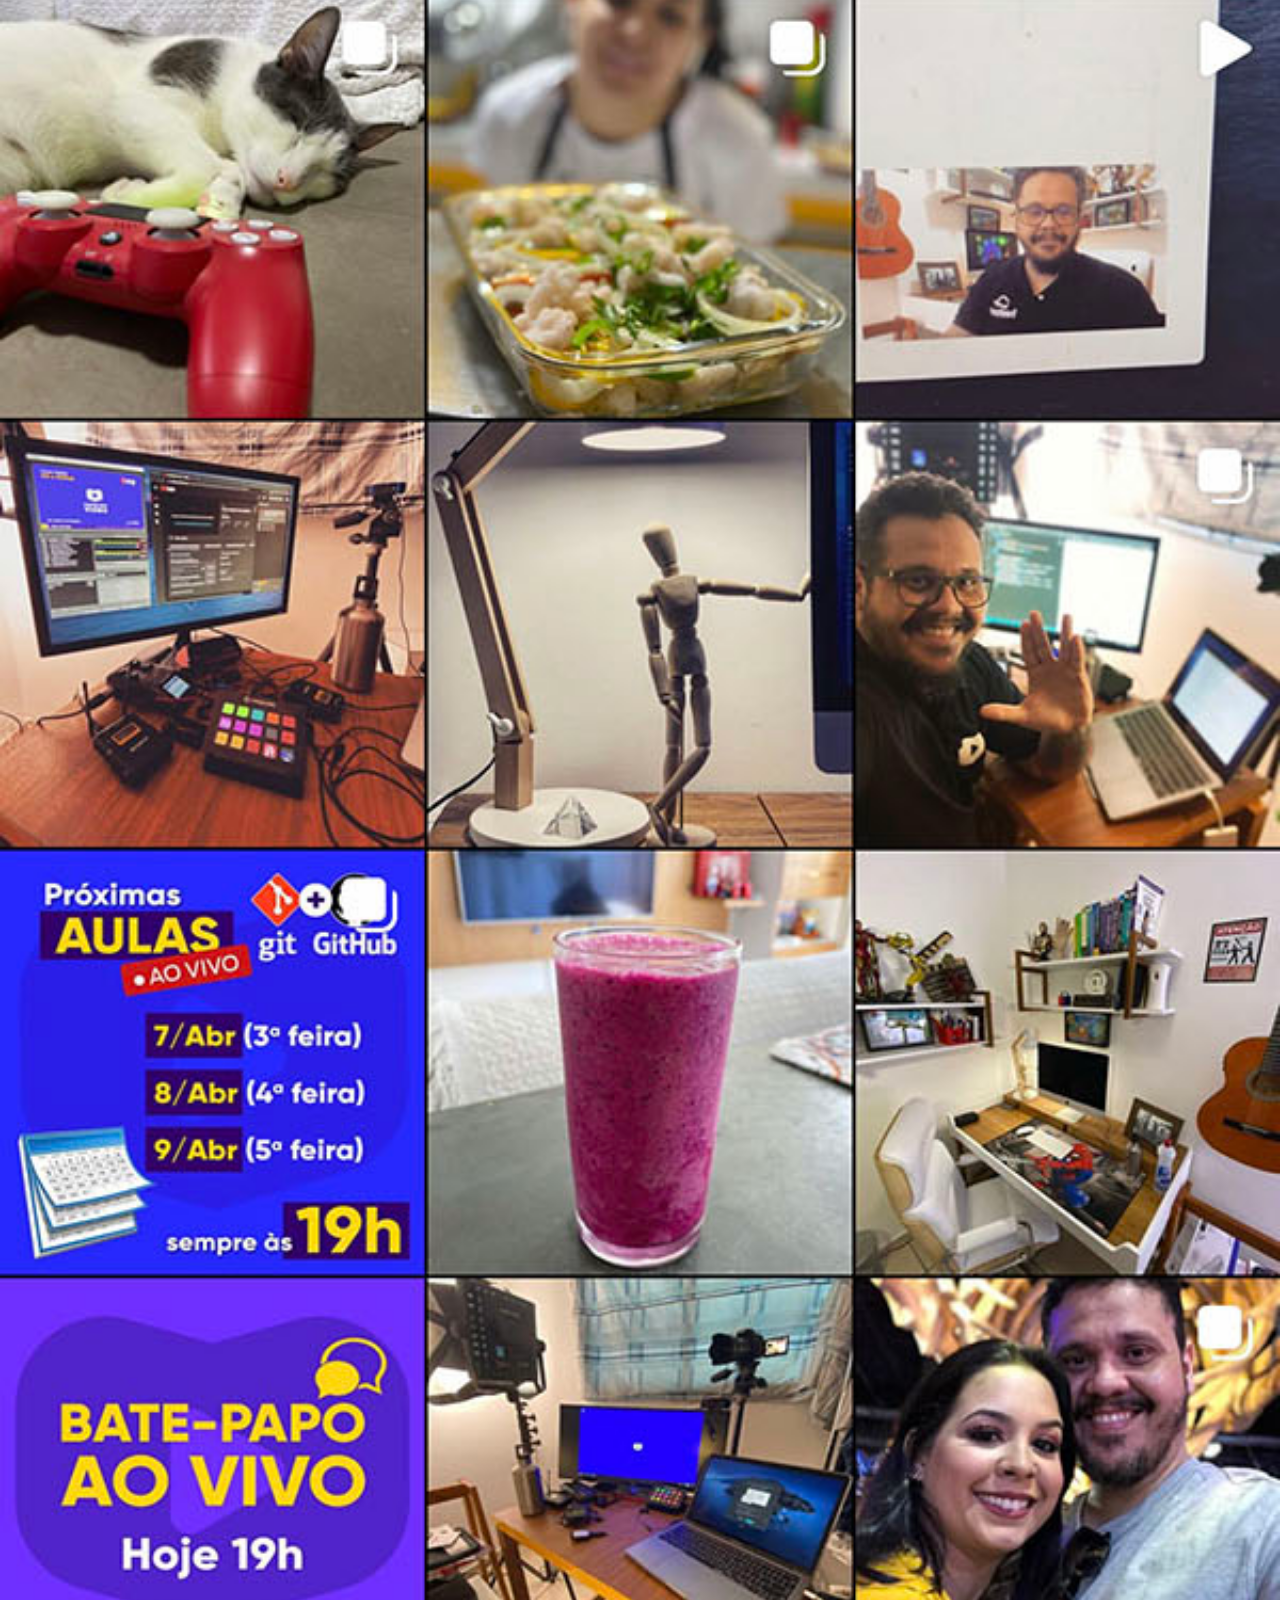
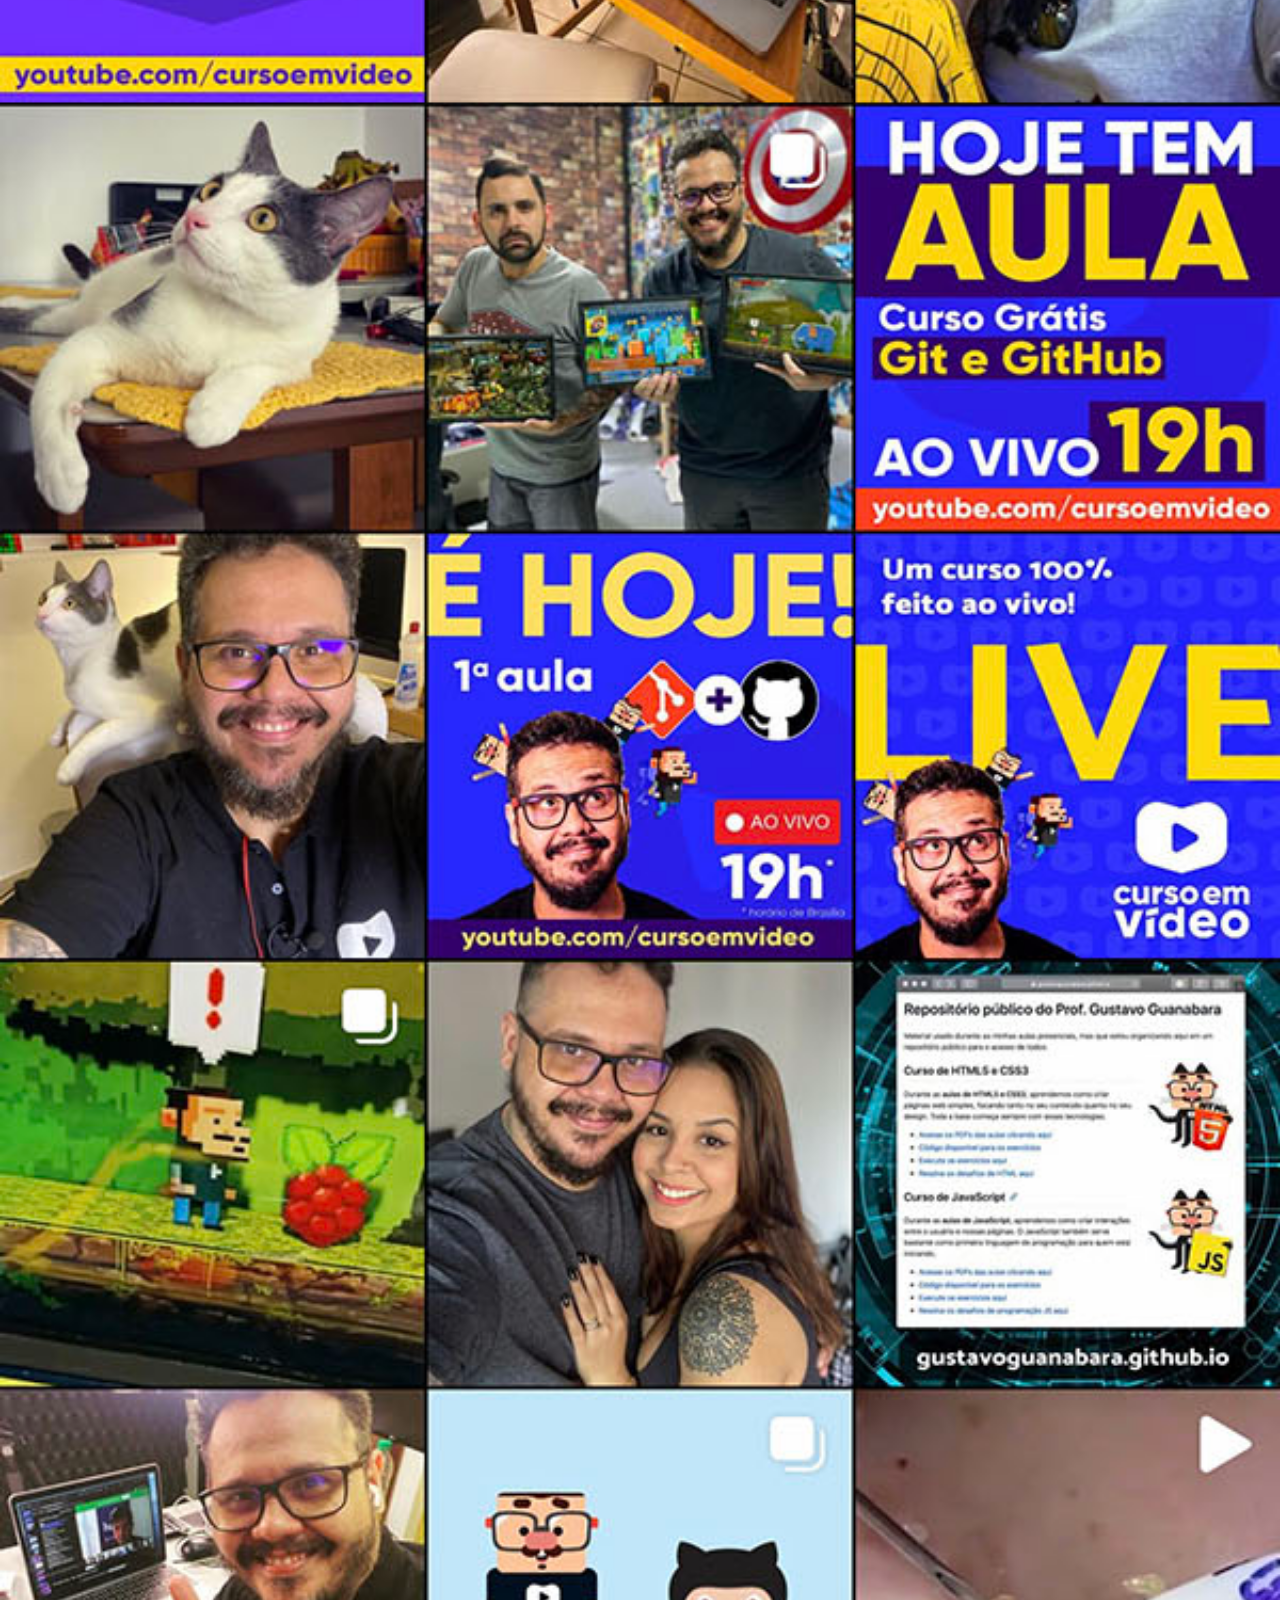
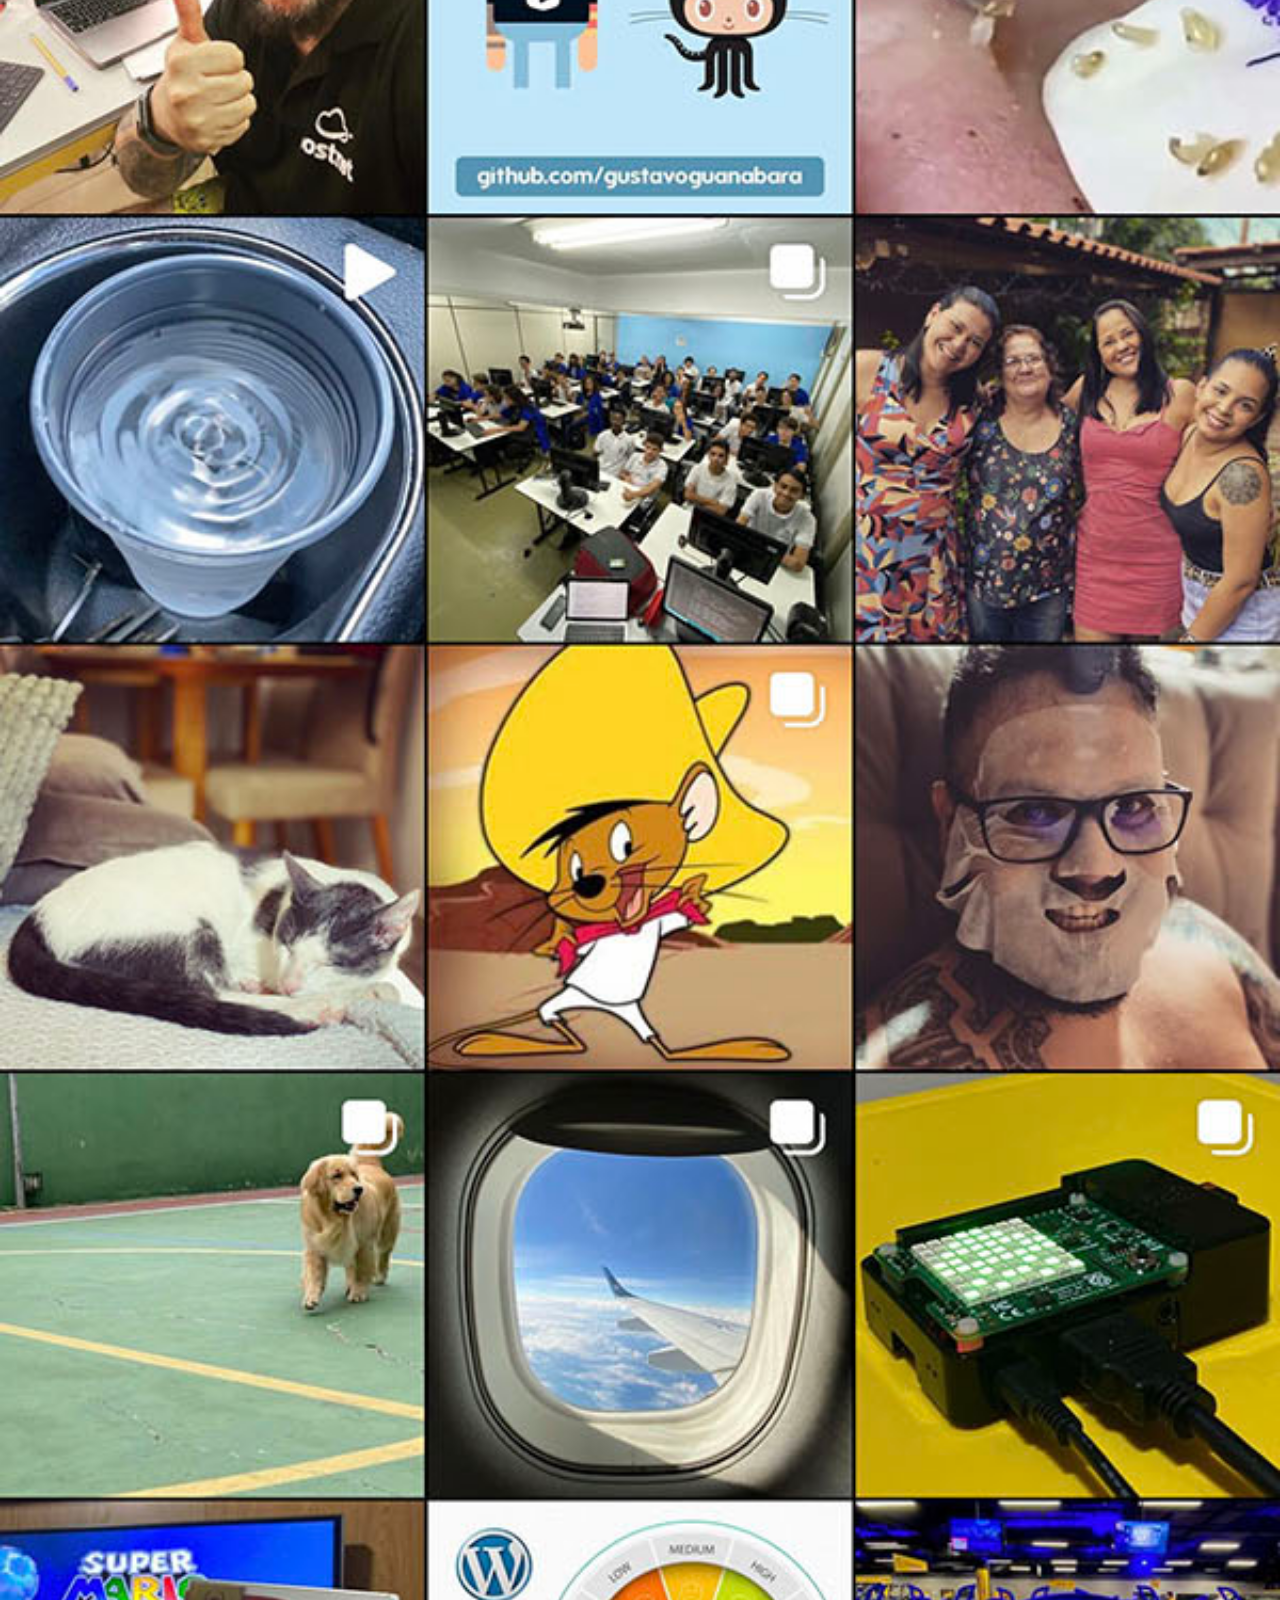
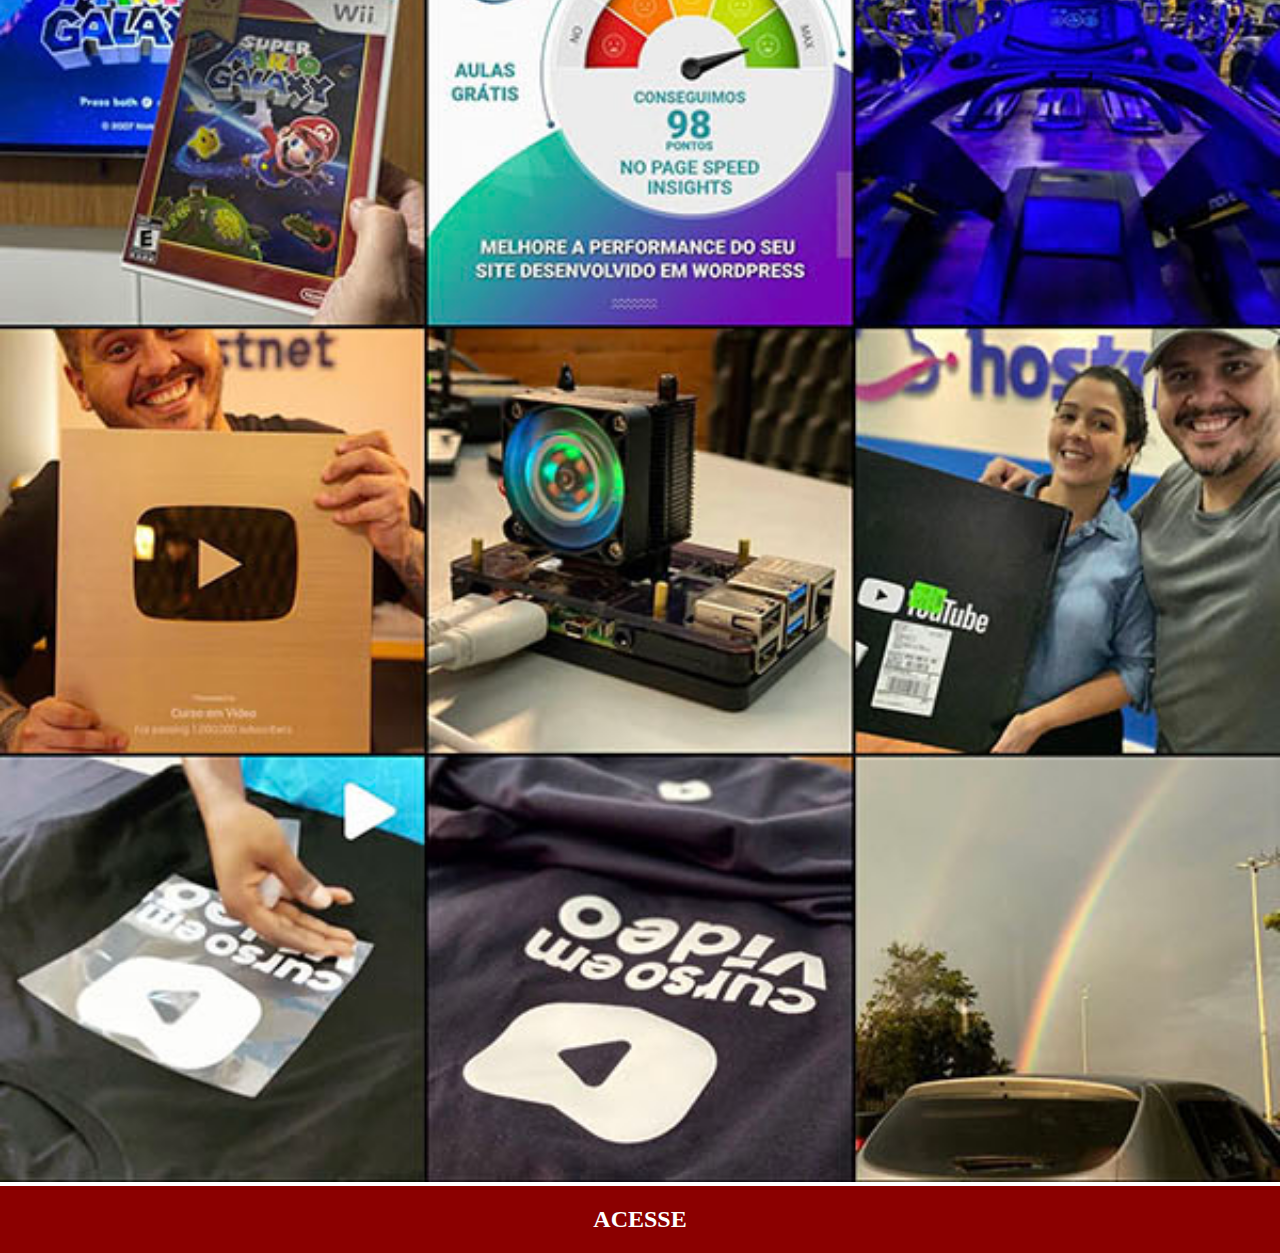
<file: instagram.html>
<!DOCTYPE html>
<html lang="en">
<head>
    <meta charset="UTF-8">
    <meta name="viewport" content="width=device-width, initial-scale=1.0">
    <title>instagram</title>
    <style>
        *{
            margin: 0;
            padding: 0;
        }

        img{
            width: 100vw;
    

        }

        a{
            display: block;
            text-decoration: none;
            background: darkred;
            color: white;
            text-align: center;
            
            padding: 20px;
            font-weight: bolder;
            font-size: 1.5em;
            

        }
        a:hover{
            background: red;
        }

        ::-webkit-scrollbar{
            width: 0px;
            height: 0px;
        }
    </style>
</head>
<body>
    <img src="imagens/tela-instagram.jpg" alt="youtube">
    <a href="https://www.instagram.com" target="_blank">ACESSE</a>
</body>
</html>
</file>
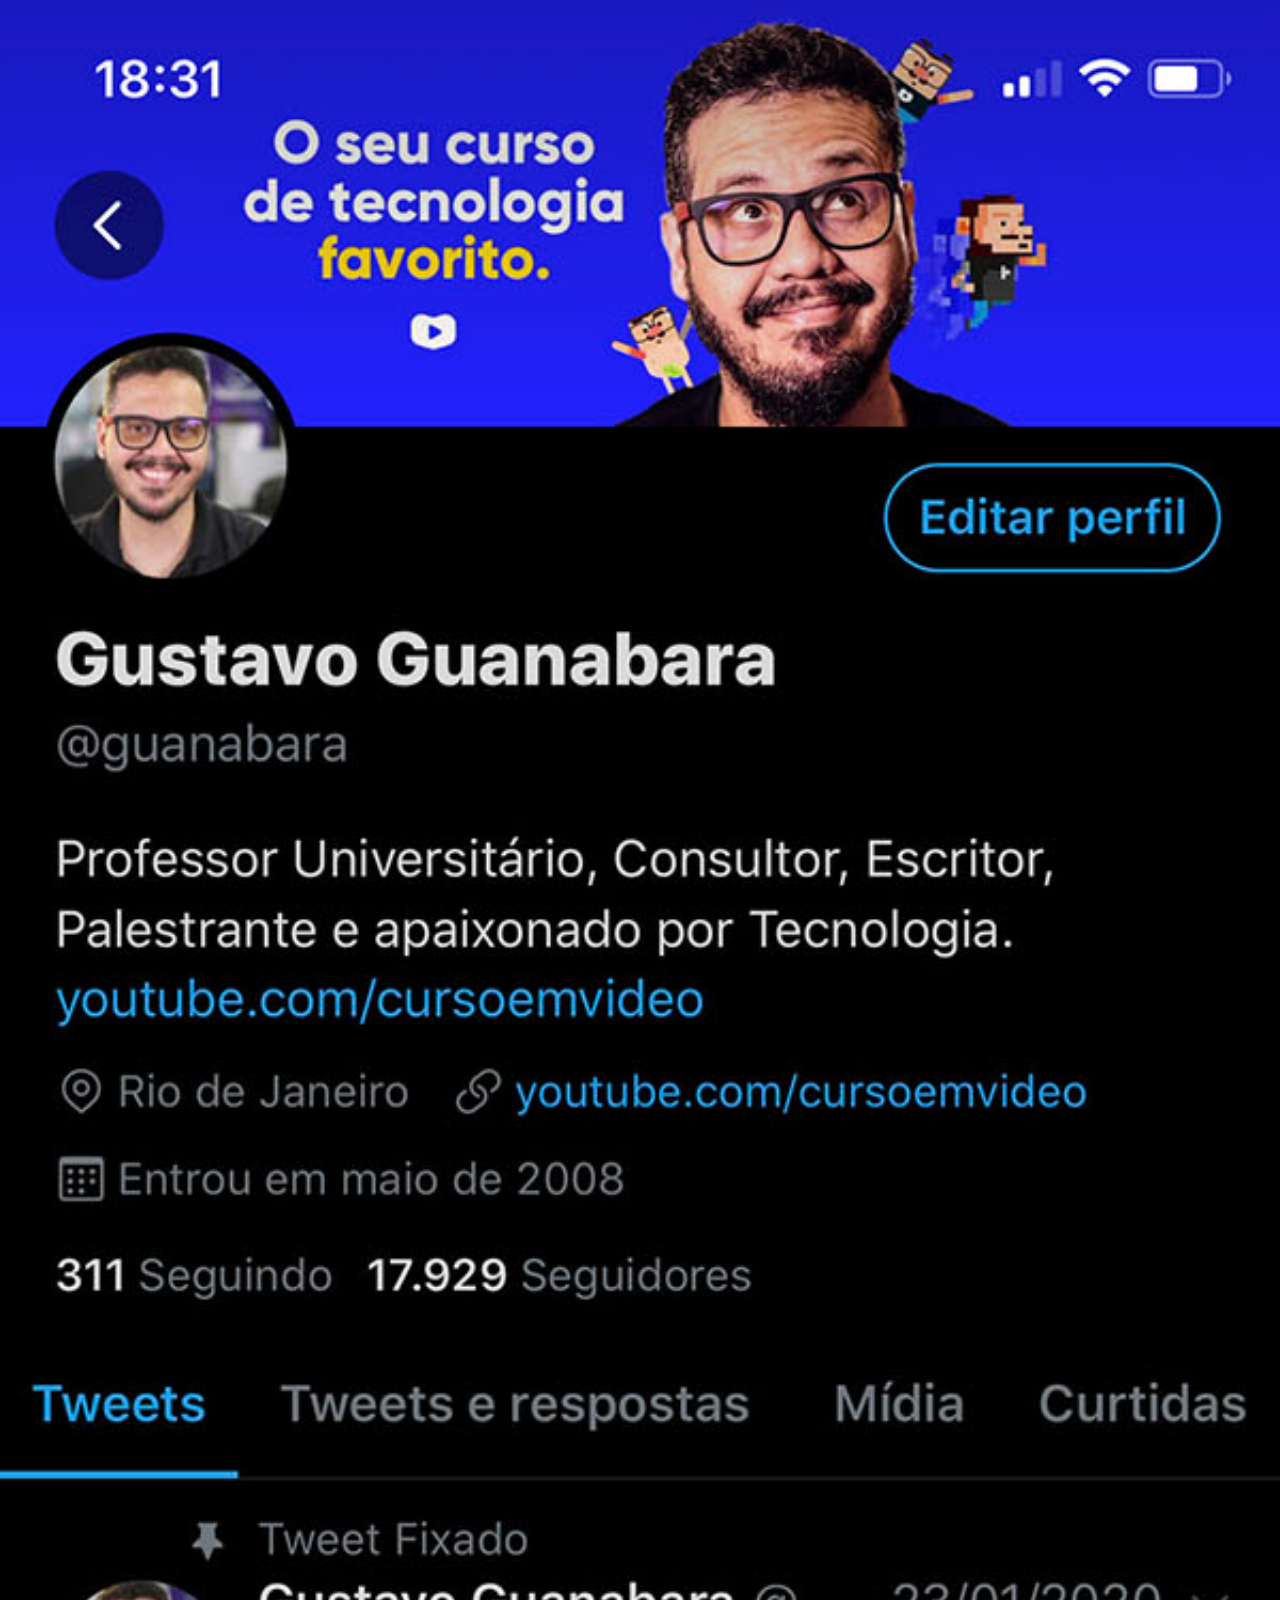
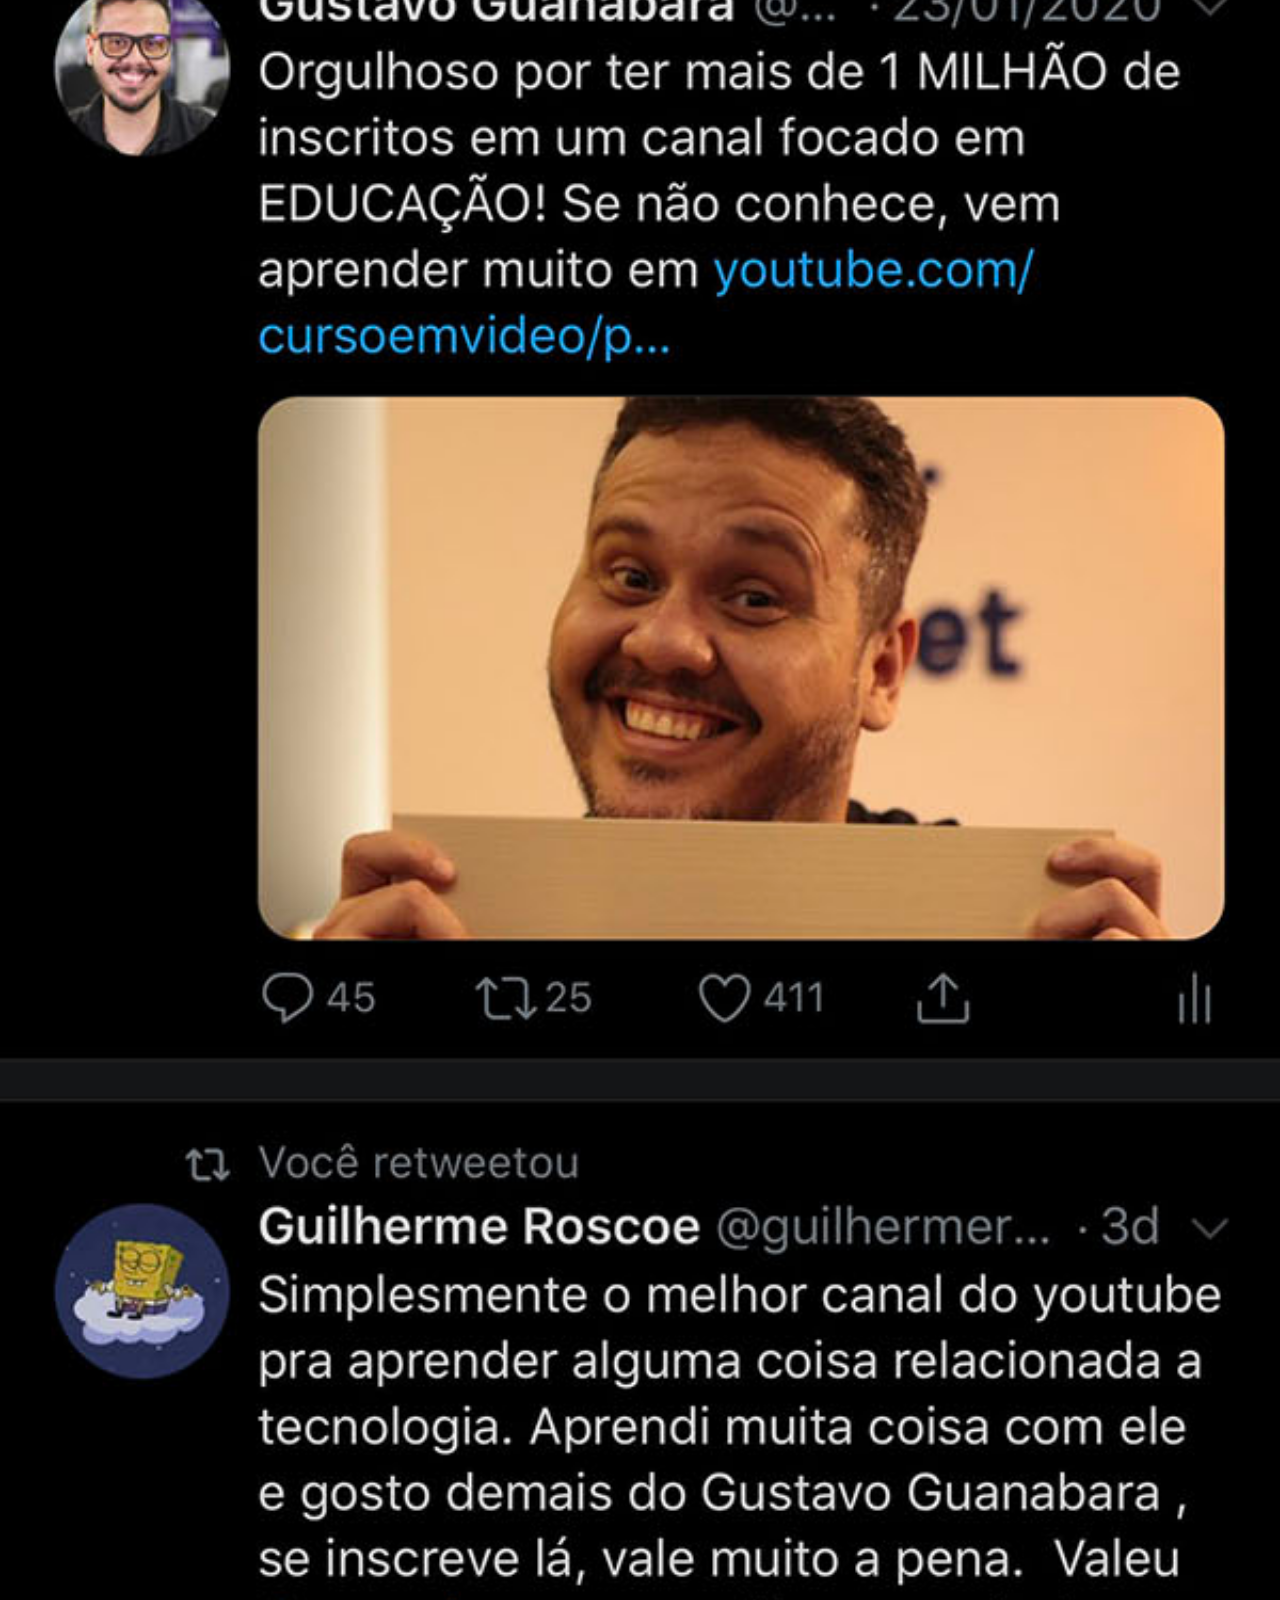
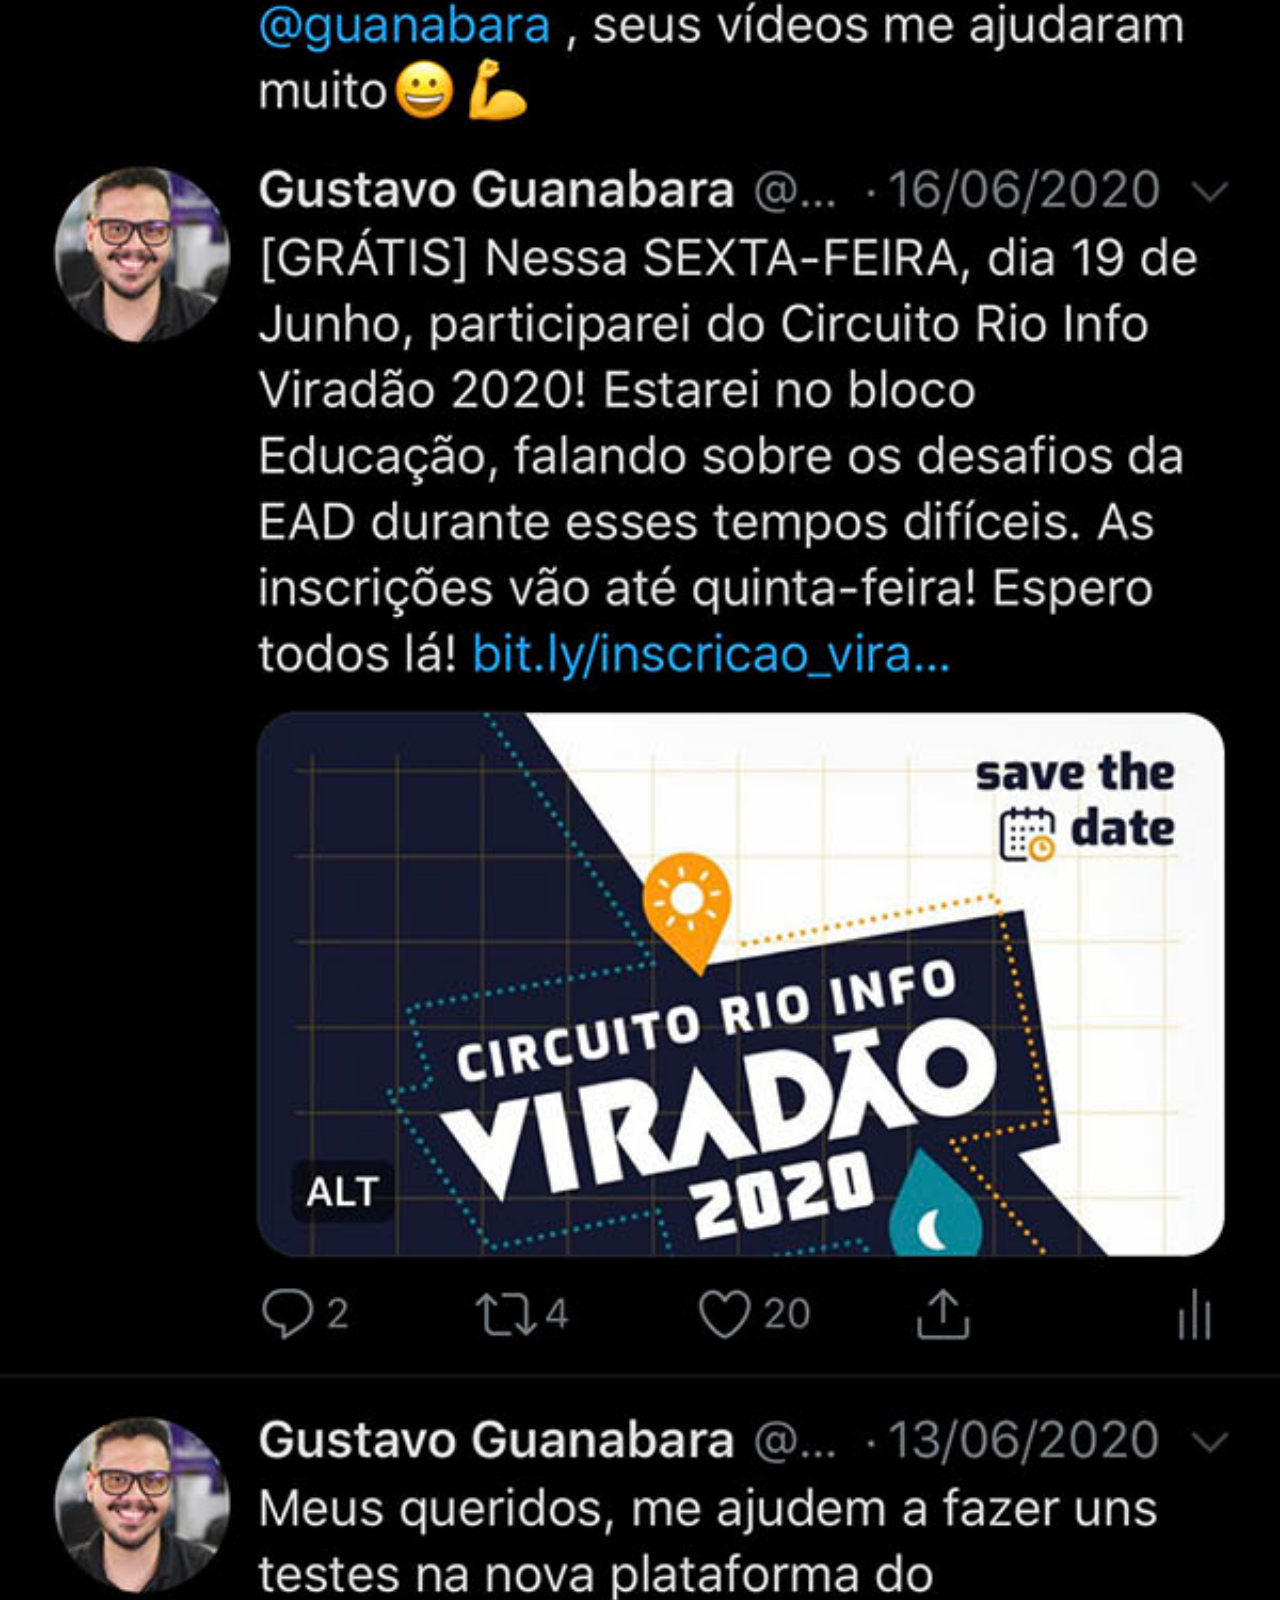
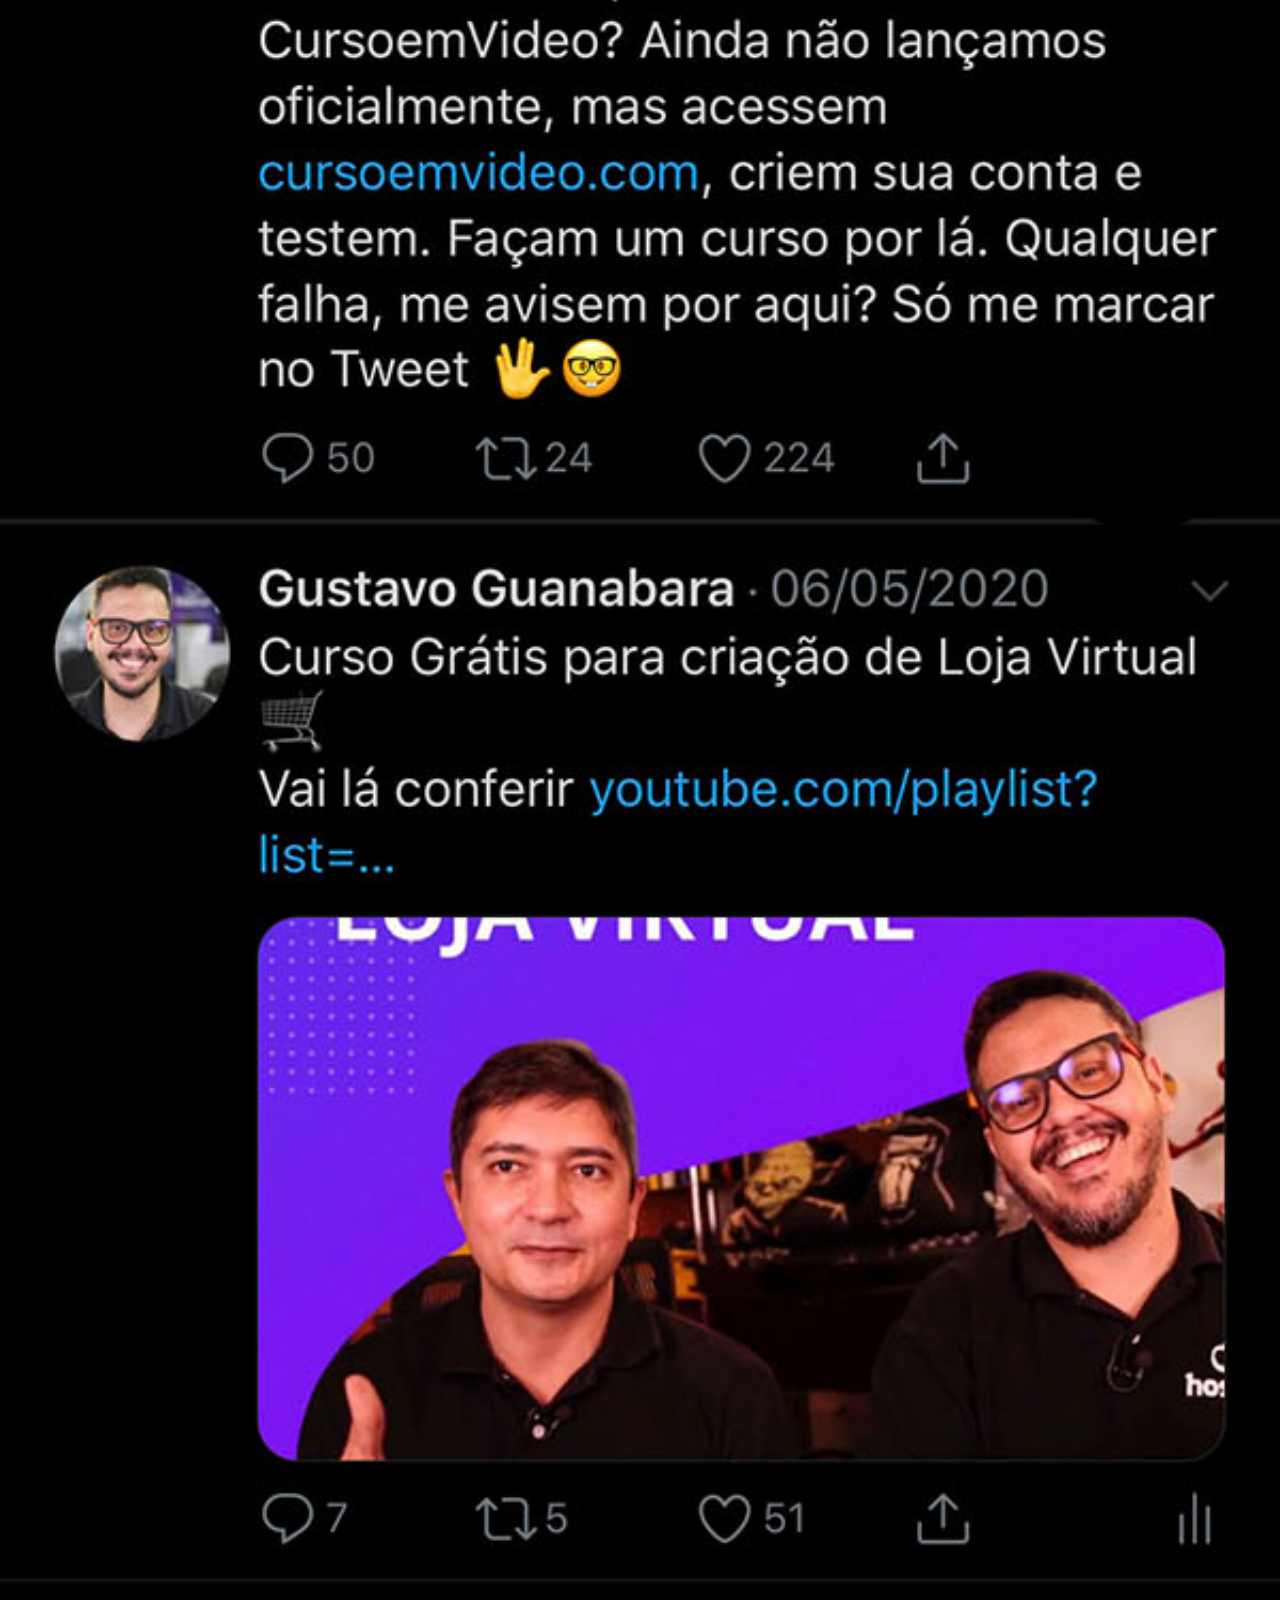
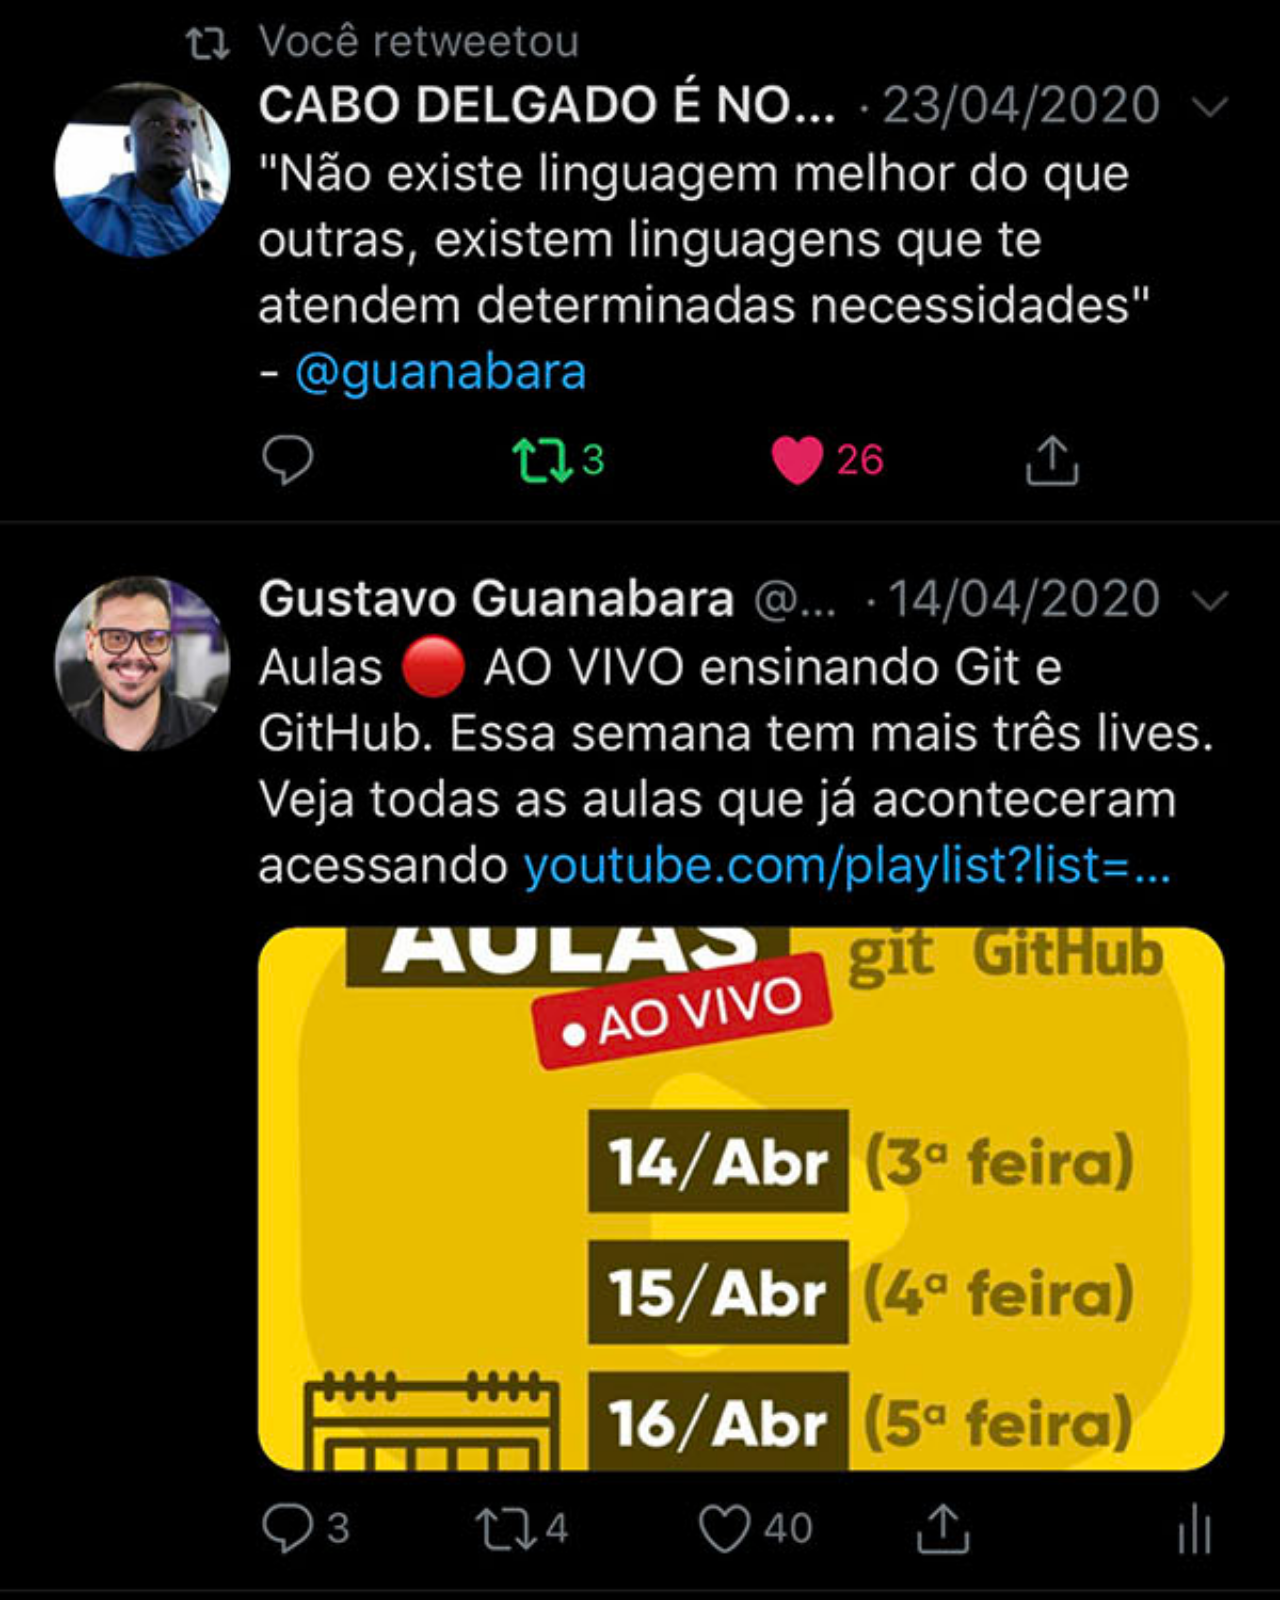
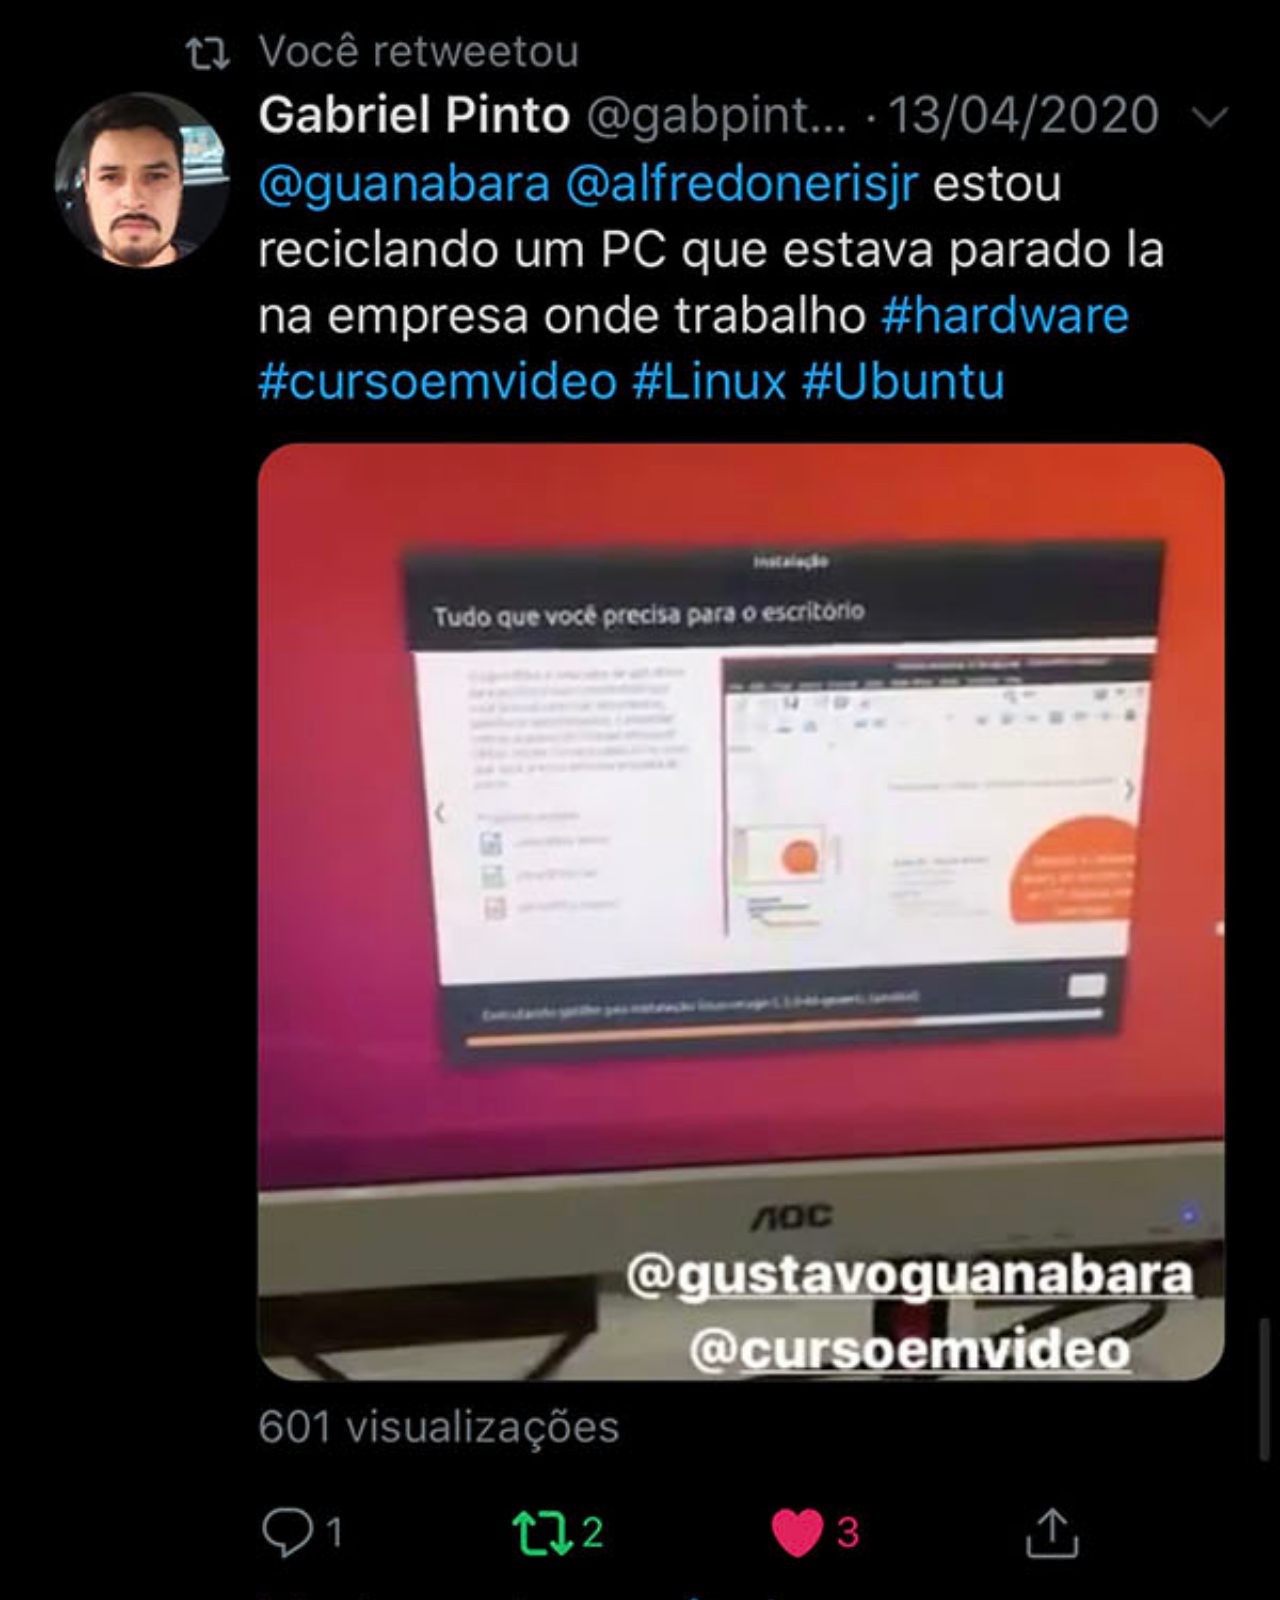
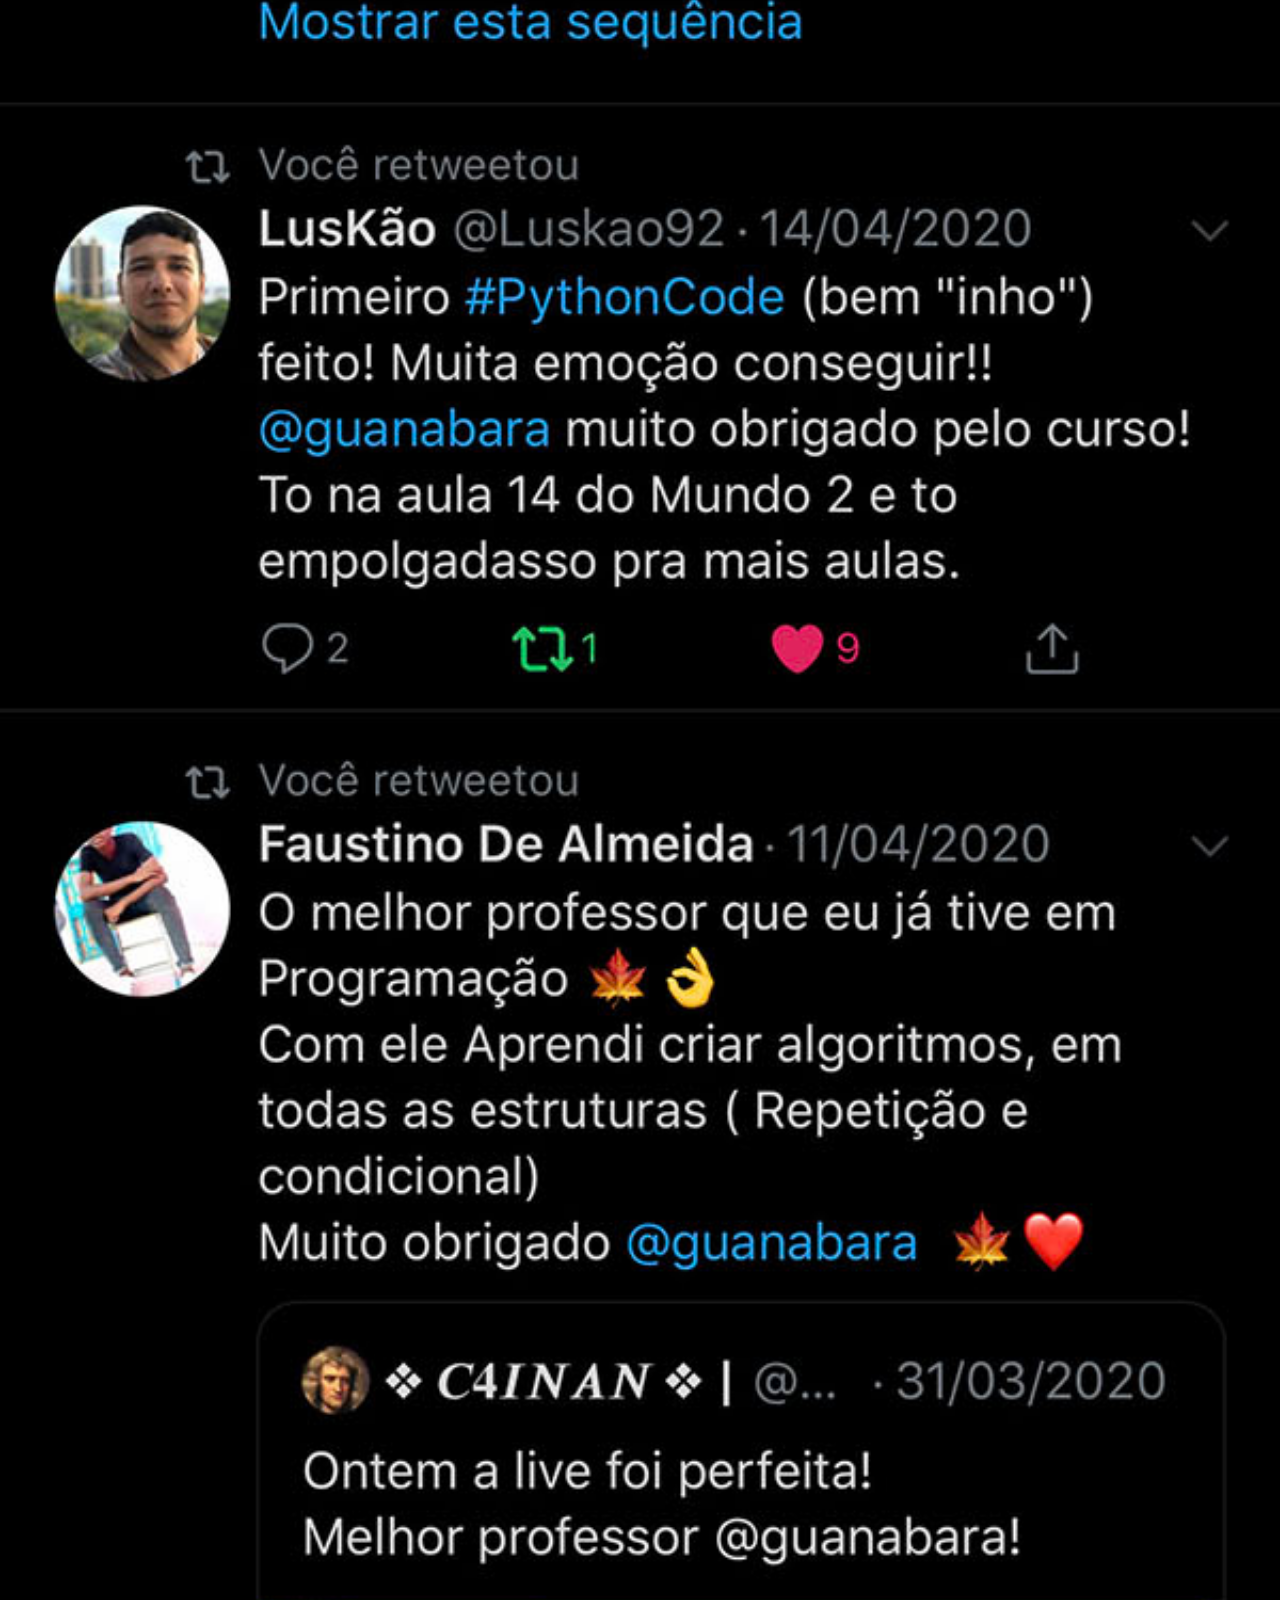
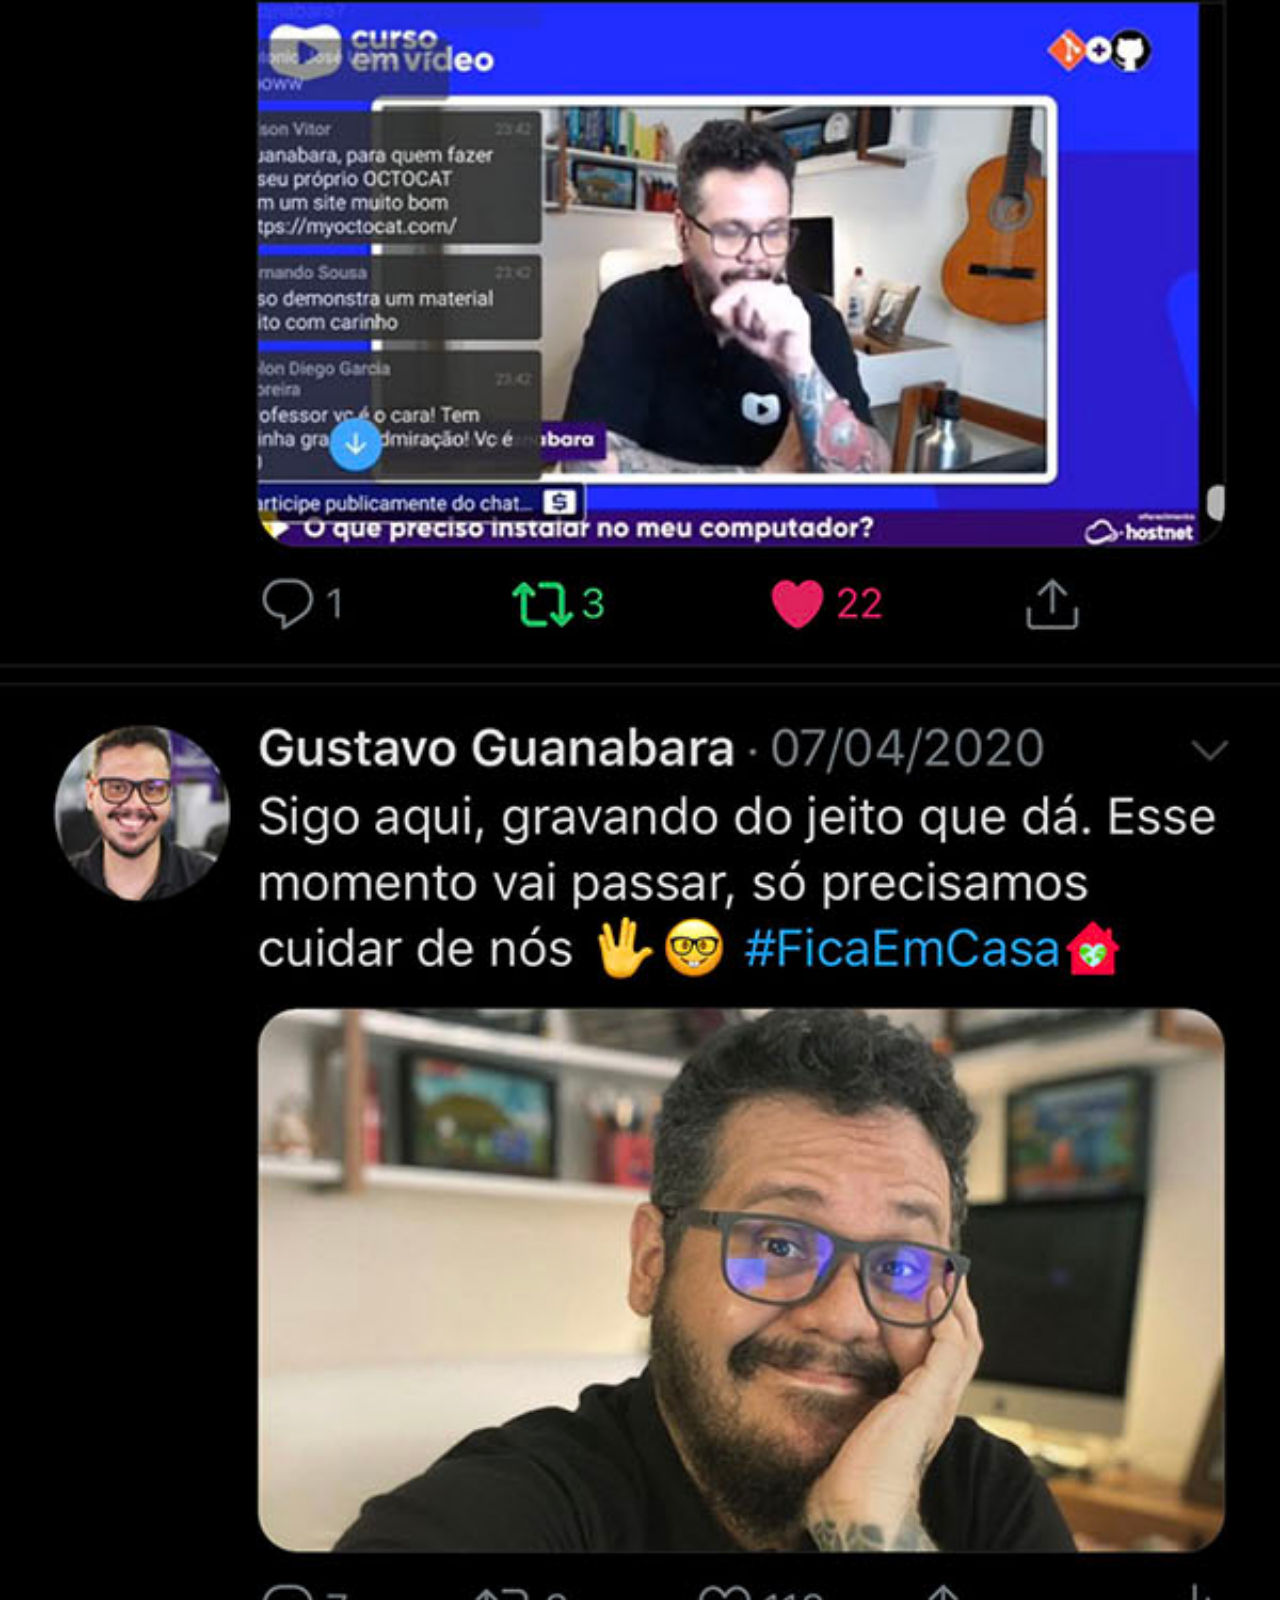
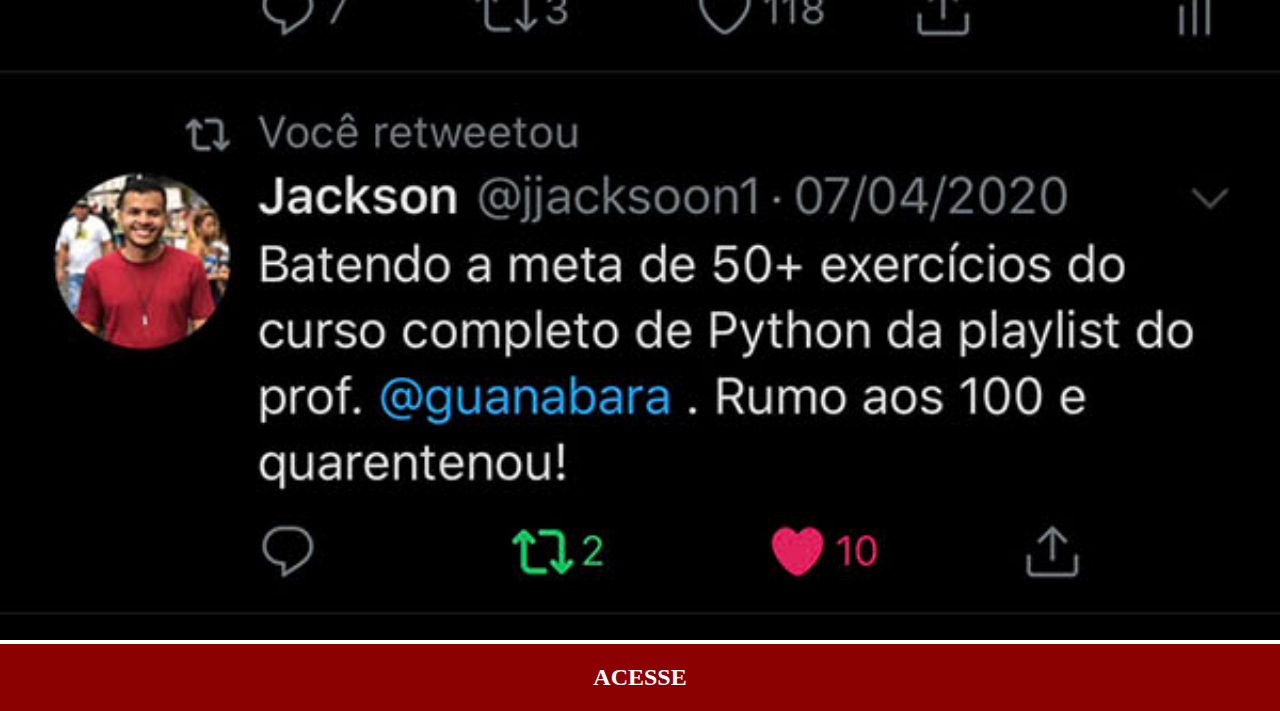
<file: twitter.html>
<!DOCTYPE html>
<html lang="en">
<head>
    <meta charset="UTF-8">
    <meta name="viewport" content="width=device-width, initial-scale=1.0">
    <title>twitter</title>
    <style>
        *{
            margin: 0;
            padding: 0;
        }

        img{
            width: 100vw;
    

        }

        a{
            display: block;
            text-decoration: none;
            background: darkred;
            color: white;
            text-align: center;
            
            padding: 20px;
            font-weight: bolder;
            font-size: 1.5em;
            

        }
        a:hover{
            background: red;
        }

        ::-webkit-scrollbar{
            width: 0px;
            height: 0px;
        }
    </style>
</head>
<body>
    <img src="imagens/tela-twitter.jpg" alt="twitter">
    <a href="https://www.twitter.com" target="_blank">ACESSE</a>
</body>
</html>
</file>
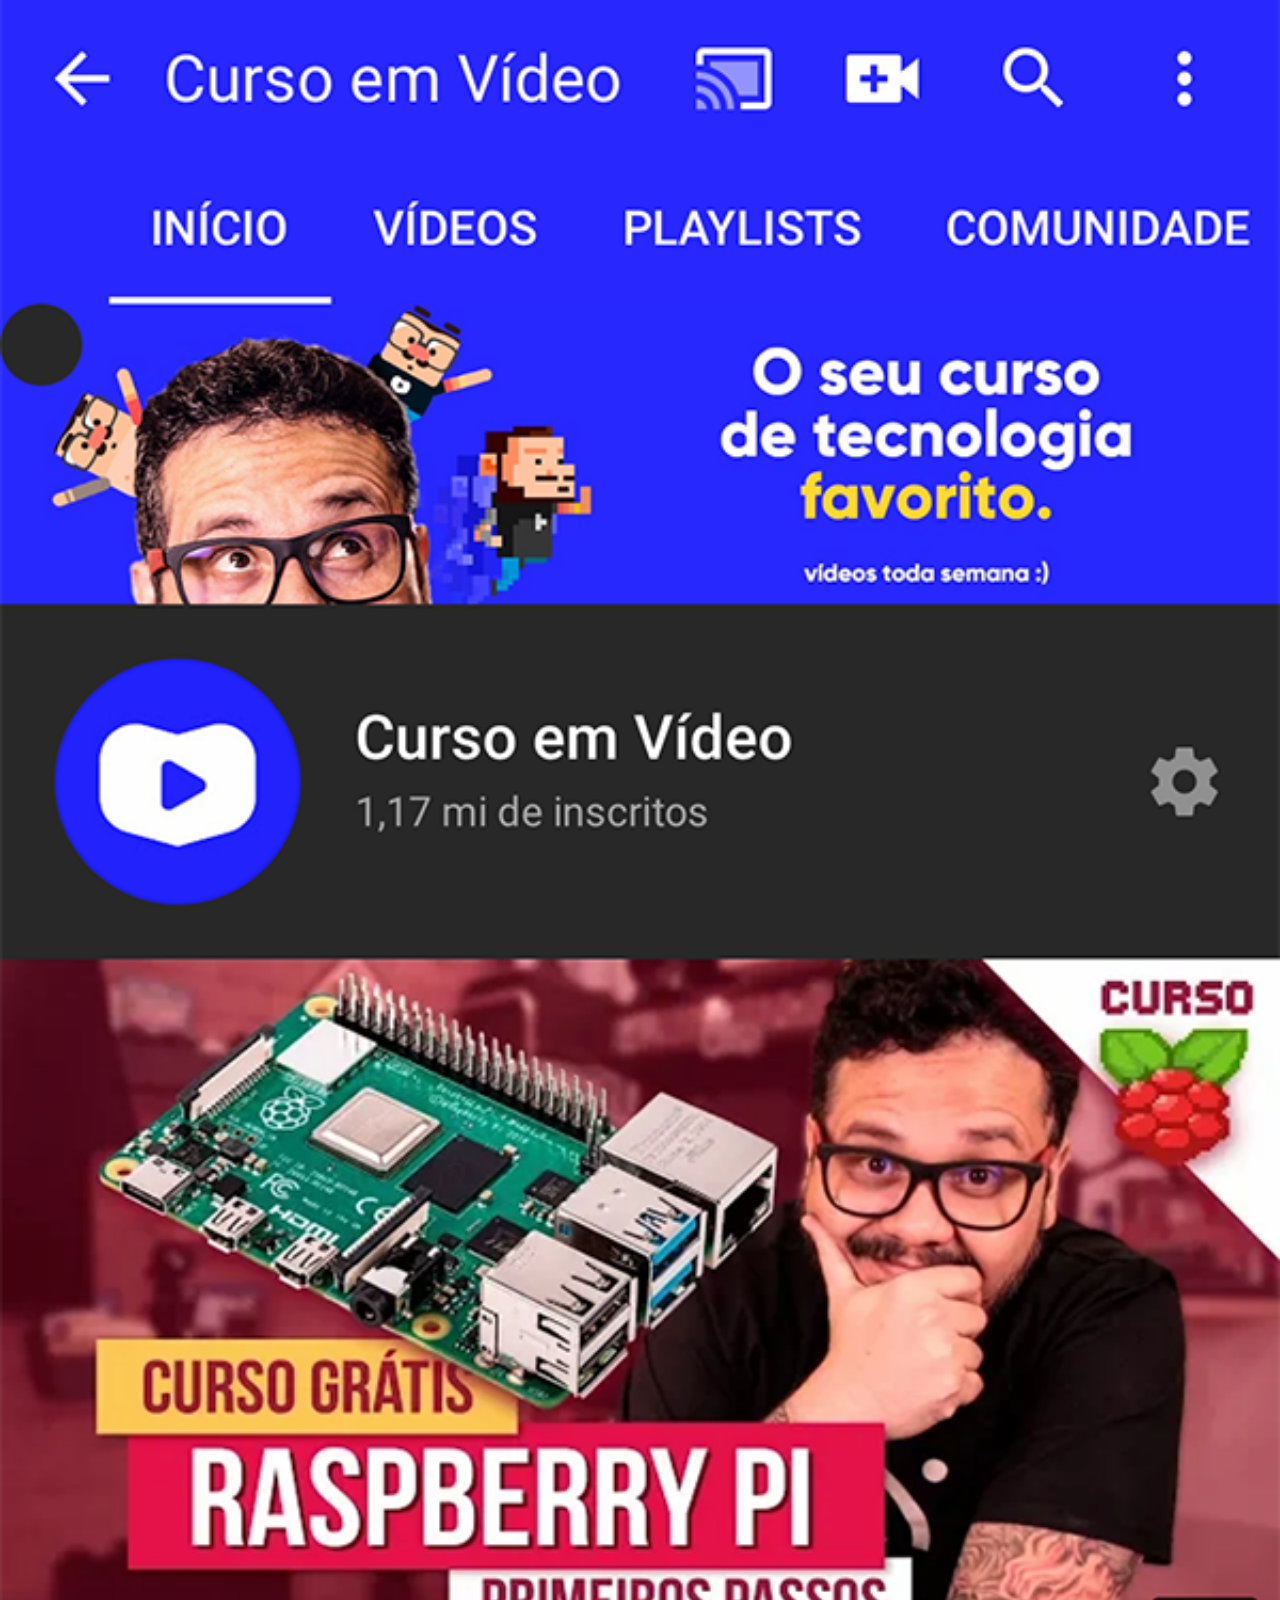
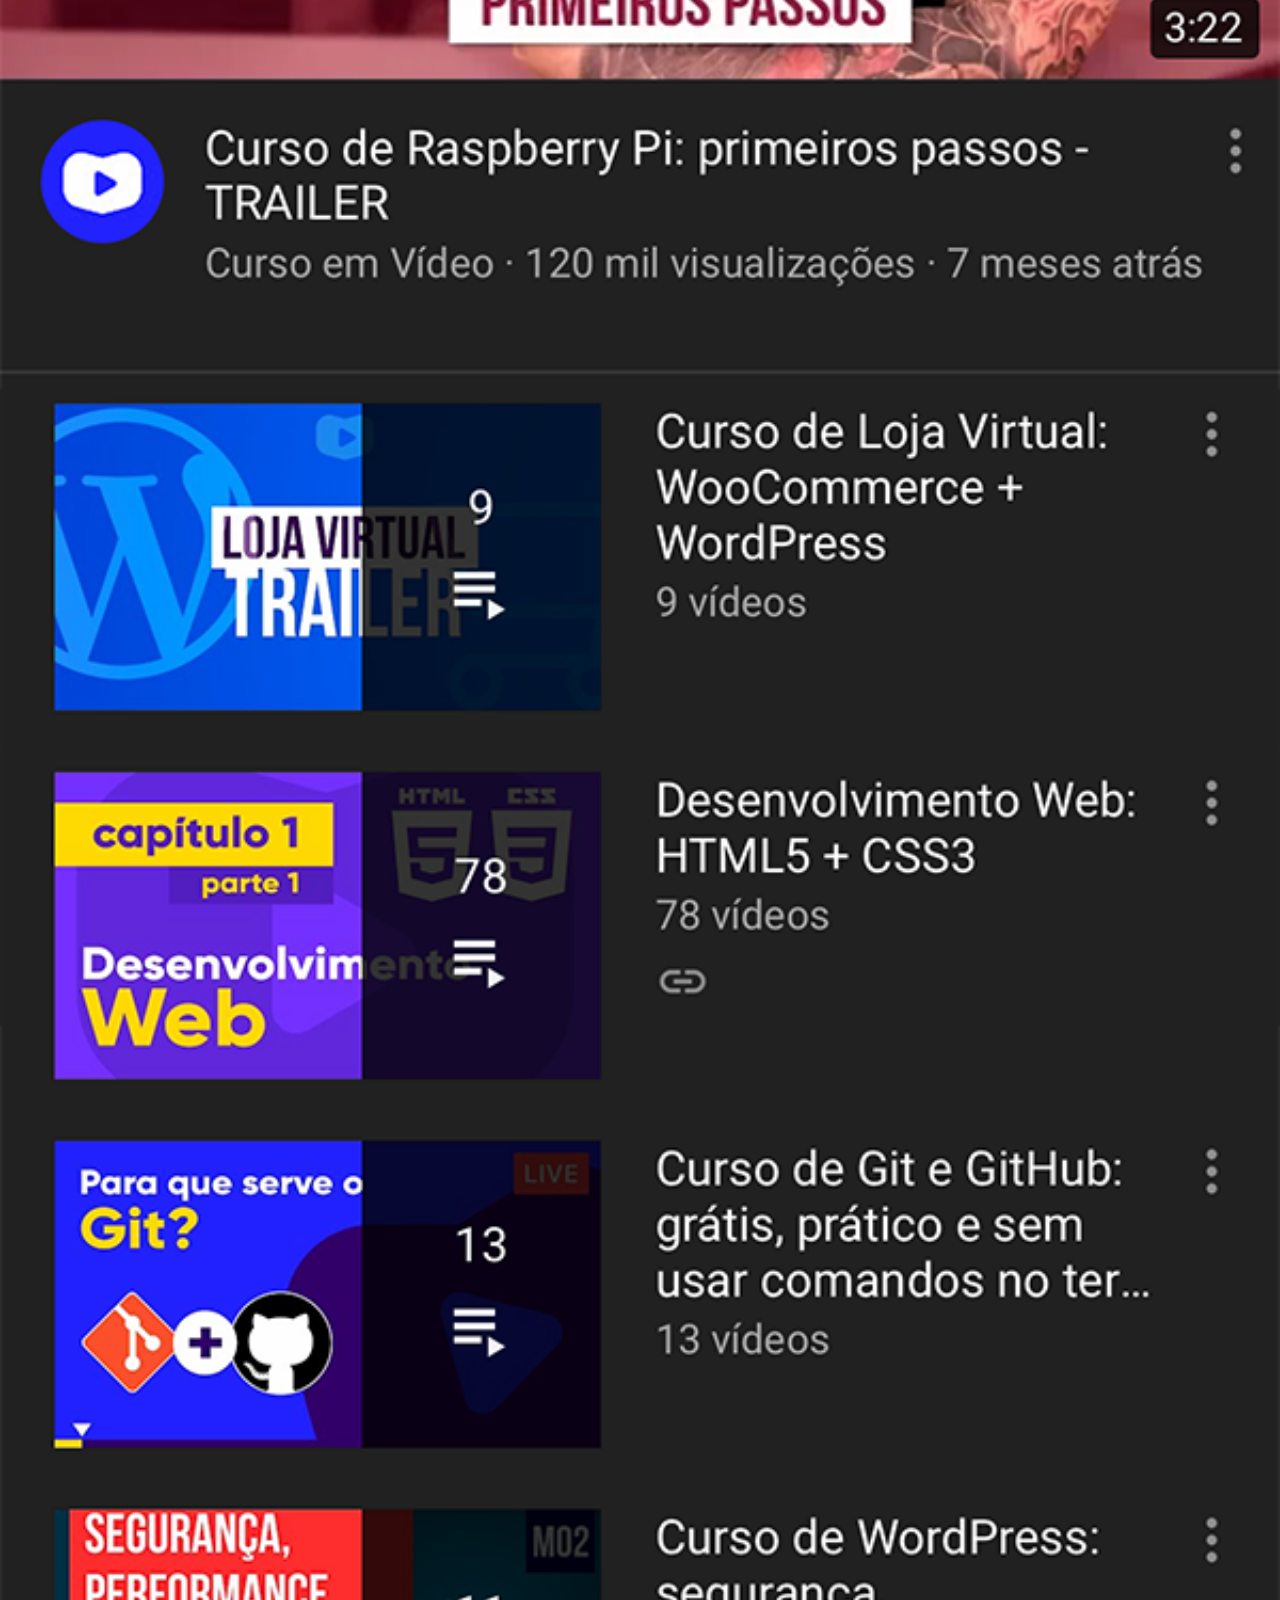
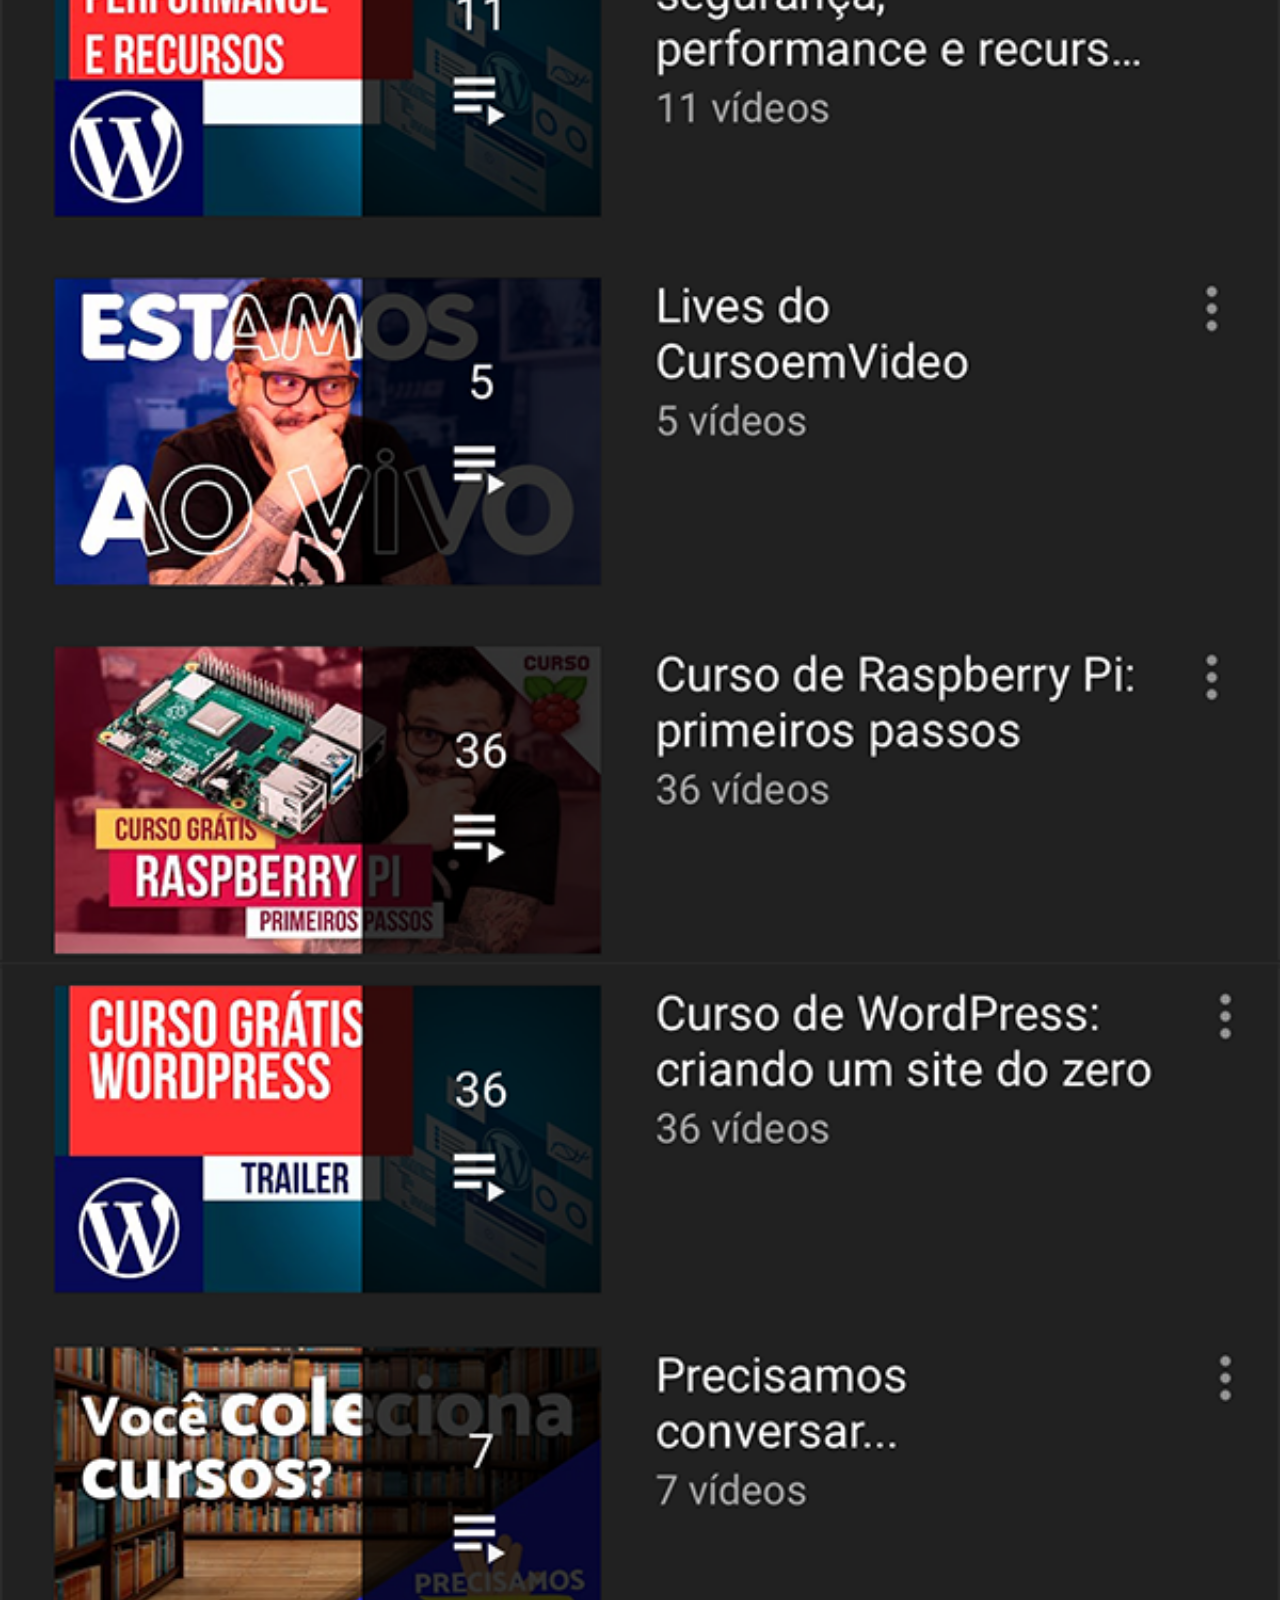
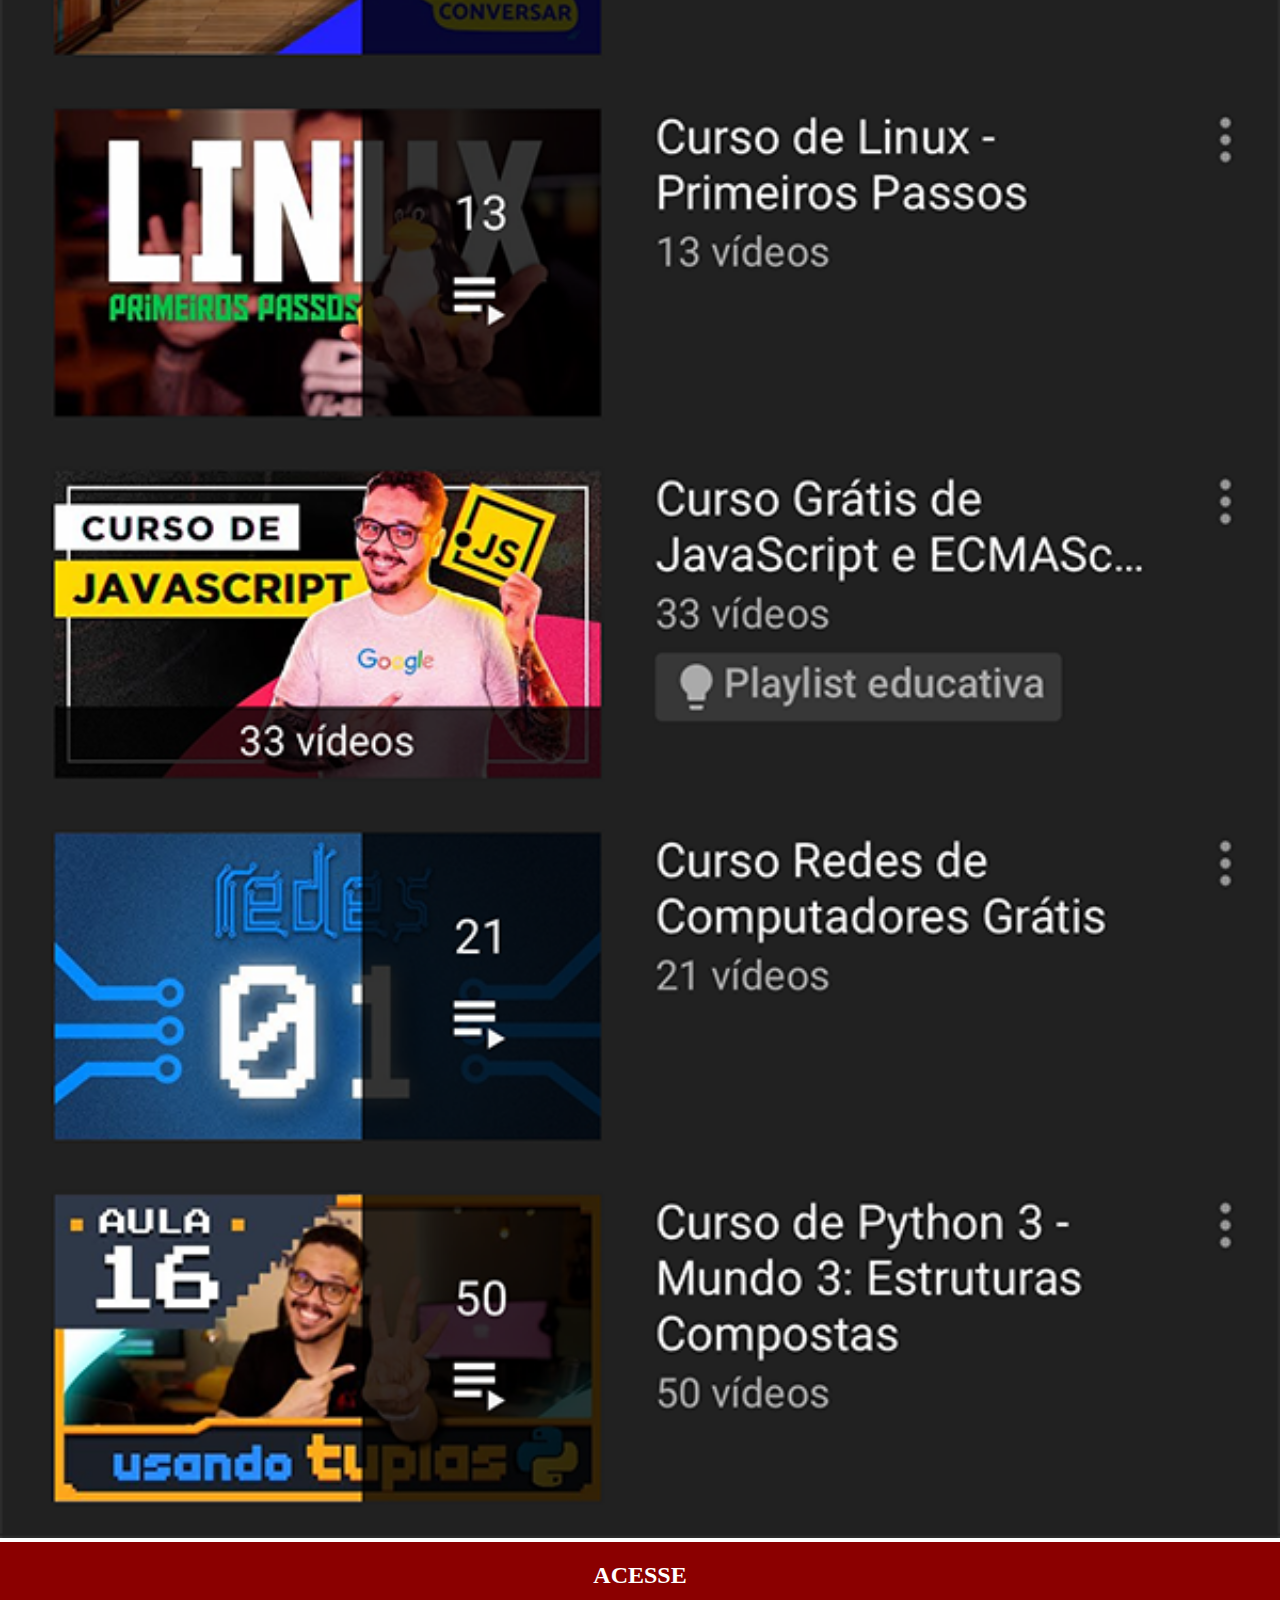
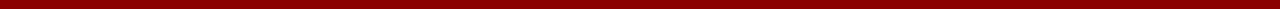
<file: youtube.html>
<!DOCTYPE html>
<html lang="en">
<head>
    <meta charset="UTF-8">
    <meta name="viewport" content="width=device-width, initial-scale=1.0">
    <title>youtube</title>
    <style>
        *{
            margin: 0;
            padding: 0;
        }

        img{
            width: 100vw;
    

        }

        a{
            display: block;
            text-decoration: none;
            background: darkred;
            color: white;
            text-align: center;
            
            padding: 20px;
            font-weight: bolder;
            font-size: 1.5em;
            

        }
        a:hover{
            background: red;
        }

        ::-webkit-scrollbar{
            width: 0px;
            height: 0px;
        }
    </style>
</head>
<body>
    <img src="imagens/tela-youtube.png" alt="youtube">
    <a href="https://www.youtube.com" target="_blank">ACESSE</a>
</body>
</html>
</file>
<file: style.css>
@charset "UTF-8";


*{
    margin: 0;
    padding: 0
        ;
}

body{
    background: black url(imagens/fundo-madeira.jpg) center no-repeat fixed;
    background-size: cover;
}

.icons img{
    border-radius: 50%;
    width: 50px;
    margin: 10px;
    box-shadow: 2px 2px 5px rgba(0, 0, 0, 0.616);
    box-sizing: border-box;
    
}



.icons img:hover{
    transform: translateY(-3px);
    transform: translateX(3px);
    transition-duration: 0.4s;
    box-shadow: 5px 5px 10px rgba(0, 0, 0, 0.619);
    border: 1px solid #ffffffaa;

}

main{
    height: 97vh;
    position: relative;

}



 .iphone{
    background: url(imagens/frame-iphone.png) top center no-repeat;
    background-size: cover;
    position: absolute;
    left: 50%;
    top: 50%;
    transform: translate(-50%, -50%);
    width: 330px;
    height: 670px;
    
    
}

section.sidebar frame{
    width: 260px;
    height: 470px ;
}

iframe{
    height: 670px;
}



iframe{

    position: absolute;
    left: 50%;
    top: 50%;
    transform: translate(-50%, -50%);
   
    width: 282px;
    height: 499px;
    overflow: auto;
    
}
</file>
